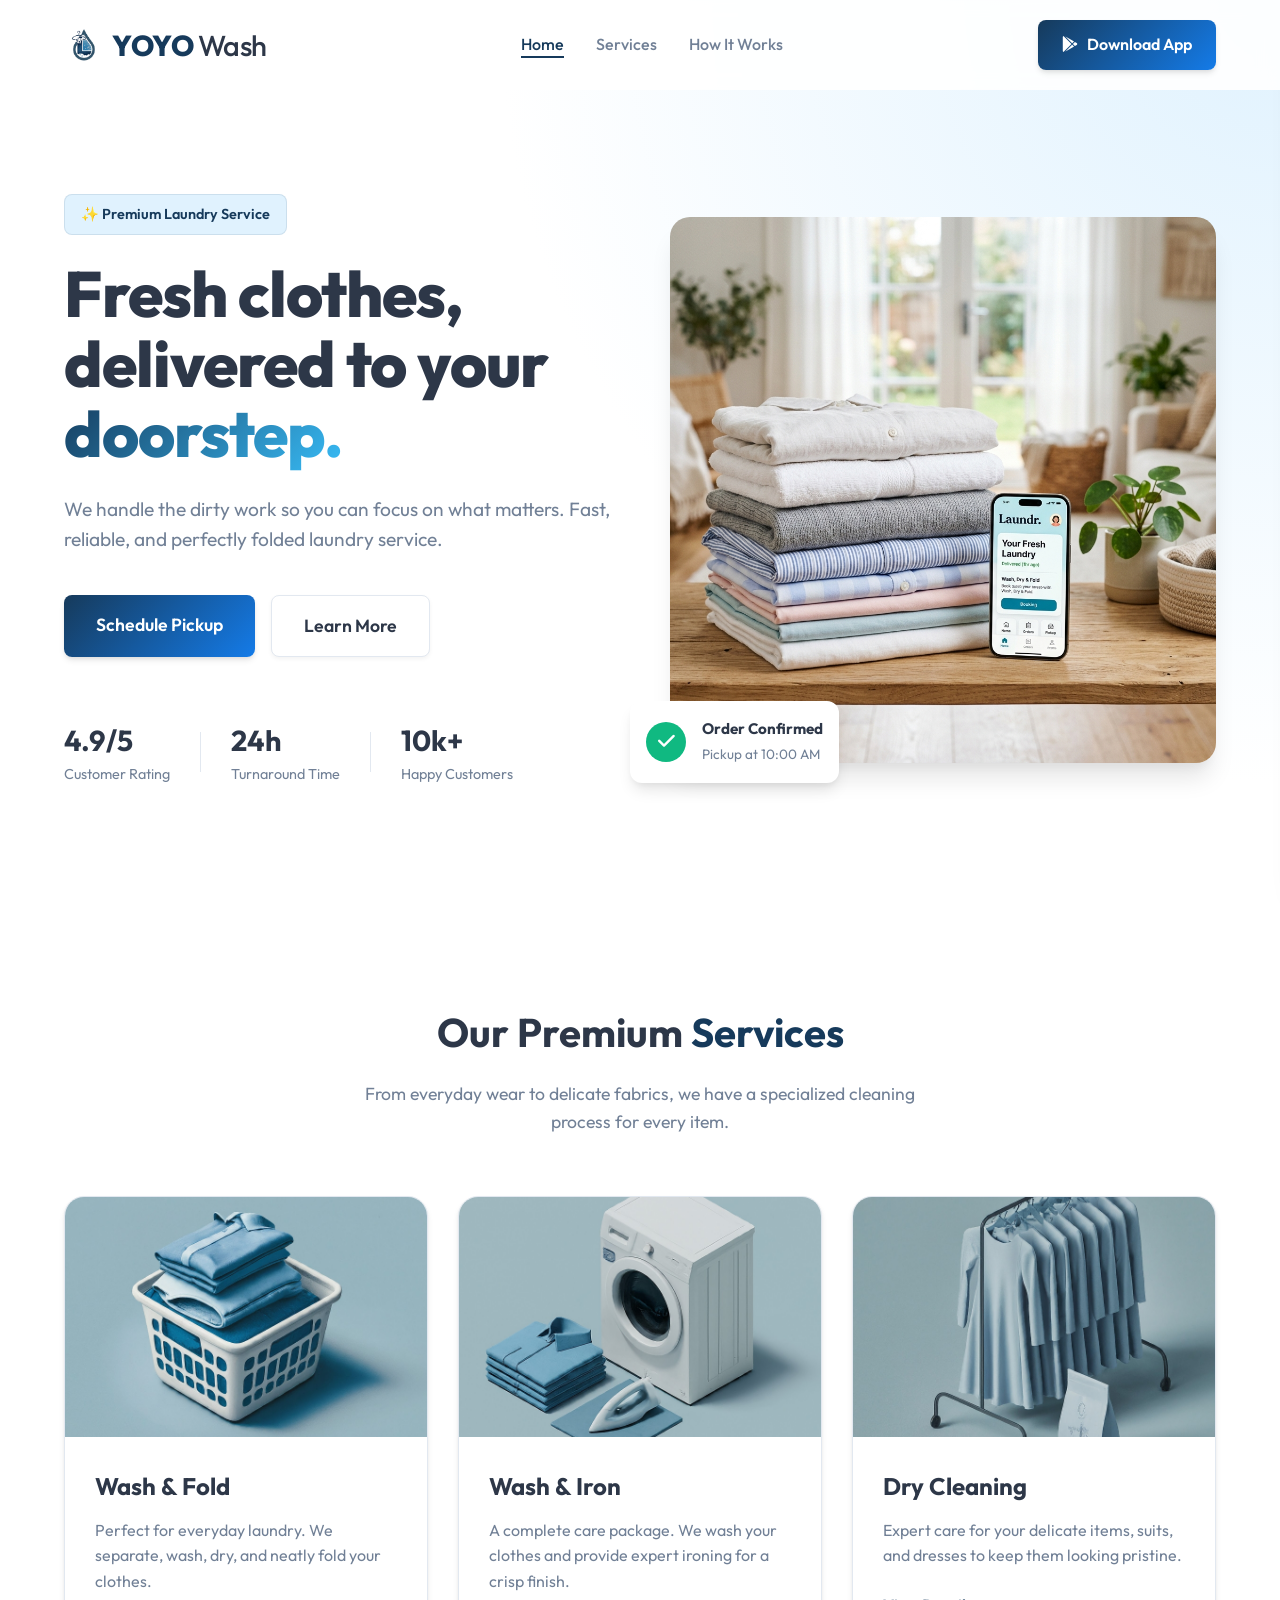
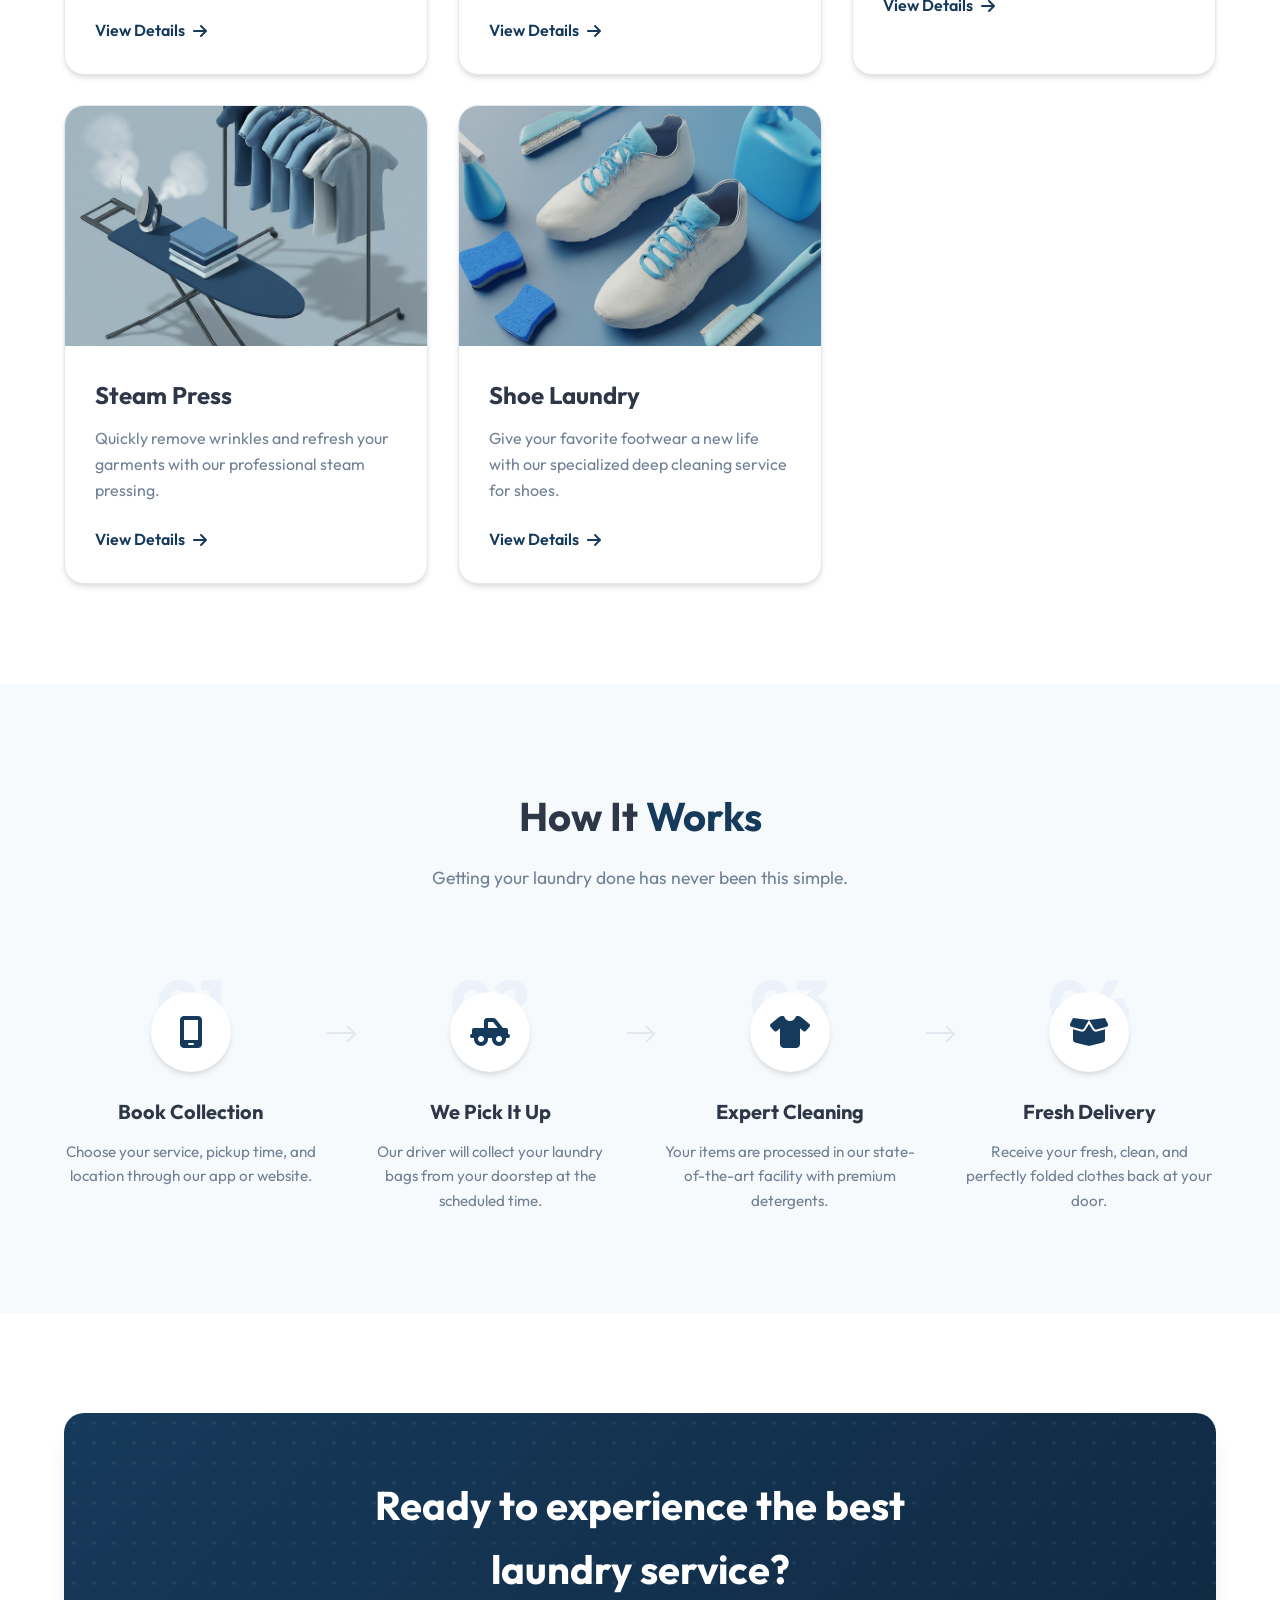
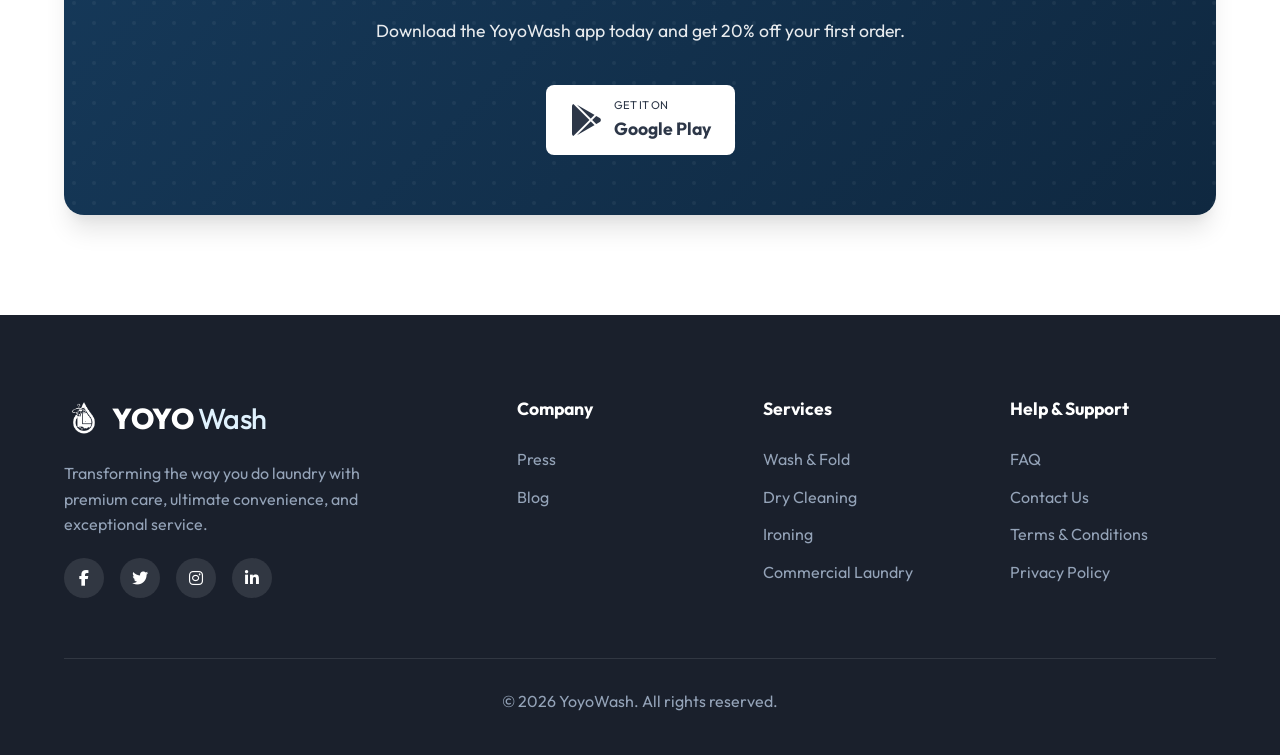
<file: index.html>
<!DOCTYPE html>
<html lang="en">
<head>
    <meta charset="UTF-8">
    <meta name="viewport" content="width=device-width, initial-scale=1.0">
    <title>YoyoWash | Premium Laundry & Dry Cleaning Services</title>
    <meta name="description" content="Experience premium laundry and dry cleaning services with YoyoWash. We pick up, clean, and deliver right to your door.">
    <!-- Google Fonts -->
    <link rel="preconnect" href="https://fonts.googleapis.com">
    <link rel="preconnect" href="https://fonts.gstatic.com" crossorigin>
    <link href="https://fonts.googleapis.com/css2?family=Outfit:wght@300;400;500;600;700;800&display=swap" rel="stylesheet">
    <link rel="stylesheet" href="style.css">
    <link rel="icon" type="image/x-icon" href="assets/yoyowash_logo.png">
    <!-- FontAwesome for Icons -->
    <link rel="stylesheet" href="https://cdnjs.cloudflare.com/ajax/libs/font-awesome/6.4.0/css/all.min.css">
</head>
<body>

    <!-- Navigation -->
    <nav class="navbar">
        <div class="container nav-container">
            <a href="/" class="logo">
                <img src="assets/yoyowash_logo.png" alt="YOYO Wash Logo" style="height: 40px; width: auto; margin-right: 8px;">
                <span class="logo-text" style="color: var(--primary-color);">YOYO <span style="font-weight: 500; color: var(--text-dark);">Wash</span></span>
            </a>
            
            <ul class="nav-links">
                <li><a href="#home" class="active">Home</a></li>
                <li><a href="#services">Services</a></li>
                <li><a href="#how-it-works">How It Works</a></li>
            </ul>

            <div class="nav-actions">
                <a href="#" class="btn btn-primary">
                    <i class="fab fa-google-play" style="margin-right: 6px;"></i> Download App
                </a>
            </div>

            <!-- Mobile menu button -->
            <button class="mobile-menu-btn" id="hamburgerBtn">
                <i class="fas fa-bars"></i>
            </button>
        </div>
    </nav>

    <!-- Mobile Nav Backdrop -->
    <div id="menuBackdrop"></div>

    <!-- Mobile Nav Drawer -->
    <div id="mobileNav">
        <ul>
            <li><a href="#home">Home</a></li>
            <li><a href="#services">Services</a></li>
            <li><a href="#how-it-works">How It Works</a></li>
        </ul>
        <a href="#" class="btn btn-primary">
            <i class="fab fa-google-play" style="margin-right: 6px;"></i> Download App
        </a>
    </div>

    <!-- Hero Section -->
    <header id="home" class="hero">
        <div class="container hero-container">
            <div class="hero-content">
                <span class="badge">✨ Premium Laundry Service</span>
                <h1 class="hero-title">Fresh clothes, <br>delivered to your <span class="highlight-text">doorstep.</span></h1>
                <p class="hero-subtitle">We handle the dirty work so you can focus on what matters. Fast, reliable, and perfectly folded laundry service.</p>
                <div class="hero-buttons">
                    <a href="#services" class="btn btn-primary btn-large">Schedule Pickup</a>
                    <a href="#how-it-works" class="btn btn-secondary btn-large">Learn More</a>
                </div>
                
                <div class="hero-stats">
                    <div class="stat-item">
                        <span class="stat-number">4.9/5</span>
                        <span class="stat-label">Customer Rating</span>
                    </div>
                    <div class="stat-divider"></div>
                    <div class="stat-item">
                        <span class="stat-number">24h</span>
                        <span class="stat-label">Turnaround Time</span>
                    </div>
                    <div class="stat-divider"></div>
                    <div class="stat-item">
                        <span class="stat-number">10k+</span>
                        <span class="stat-label">Happy Customers</span>
                    </div>
                </div>
            </div>
            <div class="hero-image-wrapper">
                <div class="hero-image-backdrop"></div>
                <img src="assets/hero_laundry_1777022208082.png" alt="Clean folded clothes and app interface" class="hero-image">
                <div class="floating-card floating-card-1">
                    <div class="icon-circle"><i class="fas fa-check"></i></div>
                    <div>
                        <strong>Order Confirmed</strong>
                        <span>Pickup at 10:00 AM</span>
                    </div>
                </div>
            </div>
        </div>
    </header>

    <!-- Services Section -->
    <section id="services" class="services section">
        <div class="container">
            <div class="section-header">
                <h2>Our Premium <span class="highlight">Services</span></h2>
                <p>From everyday wear to delicate fabrics, we have a specialized cleaning process for every item.</p>
            </div>

            <div class="services-grid">
                <!-- Service 1 -->
                <div class="service-card">
                    <div class="service-image">
                        <img src="assets/wash_and_fold.jpg" alt="Wash & Fold">
                    </div>
                    <div class="service-content">
                        <h3>Wash & Fold</h3>
                        <p>Perfect for everyday laundry. We separate, wash, dry, and neatly fold your clothes.</p>
                        <a href="#" class="service-link">View Details <i class="fas fa-arrow-right"></i></a>
                    </div>
                </div>

                <!-- Service 2 -->
                <div class="service-card">
                    <div class="service-image">
                        <img src="assets/wash_and_iron.jpg" alt="Wash & Iron">
                    </div>
                    <div class="service-content">
                        <h3>Wash & Iron</h3>
                        <p>A complete care package. We wash your clothes and provide expert ironing for a crisp finish.</p>
                        <a href="#" class="service-link">View Details <i class="fas fa-arrow-right"></i></a>
                    </div>
                </div>

                <!-- Service 3 -->
                <div class="service-card">
                    <div class="service-image">
                        <img src="assets/Dry_Cleaning.jpg" alt="Dry Cleaning">
                    </div>
                    <div class="service-content">
                        <h3>Dry Cleaning</h3>
                        <p>Expert care for your delicate items, suits, and dresses to keep them looking pristine.</p>
                        <a href="#" class="service-link">View Details <i class="fas fa-arrow-right"></i></a>
                    </div>
                </div>

                <!-- Service 4 -->
                <div class="service-card">
                    <div class="service-image">
                        <img src="assets/steam_iron.jpg" alt="Steam Press">
                    </div>
                    <div class="service-content">
                        <h3>Steam Press</h3>
                        <p>Quickly remove wrinkles and refresh your garments with our professional steam pressing.</p>
                        <a href="#" class="service-link">View Details <i class="fas fa-arrow-right"></i></a>
                    </div>
                </div>

                <!-- Service 5 -->
                <div class="service-card">
                    <div class="service-image">
                        <img src="assets/shoe_cleaning.jpg" alt="Shoe Laundry">
                    </div>
                    <div class="service-content">
                        <h3>Shoe Laundry</h3>
                        <p>Give your favorite footwear a new life with our specialized deep cleaning service for shoes.</p>
                        <a href="#" class="service-link">View Details <i class="fas fa-arrow-right"></i></a>
                    </div>
                </div>
            </div>
        </div>
    </section>

    <!-- How It Works -->
    <section id="how-it-works" class="how-it-works section bg-light">
        <div class="container">
            <div class="section-header">
                <h2>How It <span class="highlight">Works</span></h2>
                <p>Getting your laundry done has never been this simple.</p>
            </div>

            <div class="steps-container">
                <div class="step-card">
                    <div class="step-number">01</div>
                    <div class="step-icon"><i class="fas fa-mobile-screen"></i></div>
                    <h3>Book Collection</h3>
                    <p>Choose your service, pickup time, and location through our app or website.</p>
                </div>
                
                <div class="step-connector"></div>

                <div class="step-card">
                    <div class="step-number">02</div>
                    <div class="step-icon"><i class="fas fa-truck-pickup"></i></div>
                    <h3>We Pick It Up</h3>
                    <p>Our driver will collect your laundry bags from your doorstep at the scheduled time.</p>
                </div>

                <div class="step-connector"></div>

                <div class="step-card">
                    <div class="step-number">03</div>
                    <div class="step-icon"><i class="fas fa-tshirt"></i></div>
                    <h3>Expert Cleaning</h3>
                    <p>Your items are processed in our state-of-the-art facility with premium detergents.</p>
                </div>

                <div class="step-connector"></div>

                <div class="step-card">
                    <div class="step-number">04</div>
                    <div class="step-icon"><i class="fas fa-box-open"></i></div>
                    <h3>Fresh Delivery</h3>
                    <p>Receive your fresh, clean, and perfectly folded clothes back at your door.</p>
                </div>
            </div>
        </div>
    </section>

    <!-- CTA Section -->
    <section class="cta section">
        <div class="container">
            <div class="cta-card">
                <div class="cta-content">
                    <h2>Ready to experience the best laundry service?</h2>
                    <p>Download the YoyoWash app today and get 20% off your first order.</p>
                    <div class="app-buttons">
                        <a href="#" class="app-btn">
                            <i class="fab fa-google-play"></i>
                            <div class="app-btn-text">
                                <span>GET IT ON</span>
                                <strong>Google Play</strong>
                            </div>
                        </a>
                    </div>
                </div>
            </div>
        </div>
    </section>

    <!-- Footer -->
    <footer class="footer">
        <div class="container">
            <div class="footer-grid">
                <div class="footer-brand">
                    <a href="/" class="logo">
                        <img src="assets/yoyowash_logo.png" alt="YOYO Wash Logo" style="height: 40px; width: auto; margin-right: 8px; filter: brightness(0) invert(1);">
                        <span class="logo-text" style="color: white;">YOYO <span style="font-weight: 500; color: #E0F2FE;">Wash</span></span>
                    </a>
                    <p>Transforming the way you do laundry with premium care, ultimate convenience, and exceptional service.</p>
                    <div class="social-links">
                        <a href="#"><i class="fab fa-facebook-f"></i></a>
                        <a href="#"><i class="fab fa-twitter"></i></a>
                        <a href="#"><i class="fab fa-instagram"></i></a>
                        <a href="#"><i class="fab fa-linkedin-in"></i></a>
                    </div>
                </div>

                <div class="footer-links-group">
                    <h4>Company</h4>
                    <ul class="footer-links">
                        
                        <li><a href="#">Press</a></li>
                        <li><a href="#">Blog</a></li>
                    </ul>
                </div>

                <div class="footer-links-group">
                    <h4>Services</h4>
                    <ul class="footer-links">
                        <li><a href="#">Wash & Fold</a></li>
                        <li><a href="#">Dry Cleaning</a></li>
                        <li><a href="#">Ironing</a></li>
                        <li><a href="#">Commercial Laundry</a></li>
                    </ul>
                </div>

                <div class="footer-links-group">
                    <h4>Help & Support</h4>
                    <ul class="footer-links">
                        <li><a href="#">FAQ</a></li>
                        <li><a href="#">Contact Us</a></li>
                        <li><a href="/terms">Terms & Conditions</a></li>
                        <li><a href="/privacy">Privacy Policy</a></li>
                    </ul>
                </div>
            </div>
            
            <div class="footer-bottom">
                <p>&copy; 2026 YoyoWash. All rights reserved.</p>
            </div>
        </div>
    </footer>

    <!-- Simple script for navbar scroll effect -->
    <script>
        window.addEventListener('scroll', () => {
            const navbar = document.querySelector('.navbar');
            if (window.scrollY > 50) {
                navbar.classList.add('scrolled');
            } else {
                navbar.classList.remove('scrolled');
            }
        });
    </script>
    <script>
document.addEventListener("DOMContentLoaded", function () {

  /* Smooth scroll for anchor links */
  document.querySelectorAll('a[href^="#"]').forEach(anchor => {
    anchor.addEventListener('click', function (e) {
      const targetId = this.getAttribute('href').substring(1);
      const targetEl = document.getElementById(targetId);
      if (targetEl) {
        e.preventDefault();
        const y = targetEl.getBoundingClientRect().top + window.pageYOffset - 80;
        window.scrollTo({ top: y, behavior: 'smooth' });
      }
    });
  });

  /* Mobile menu */
  const hamburgerBtn = document.getElementById("hamburgerBtn");
  const mobileNav = document.getElementById("mobileNav");
  const backdrop = document.getElementById("menuBackdrop");

  if (hamburgerBtn && mobileNav && backdrop) {
    const icon = hamburgerBtn.querySelector('i');
    hamburgerBtn.addEventListener("click", () => {
      const isOpen = mobileNav.classList.toggle("show");
      backdrop.classList.toggle("show");
      icon.className = isOpen ? "fas fa-times" : "fas fa-bars";
    });
    backdrop.addEventListener("click", () => {
      mobileNav.classList.remove("show");
      backdrop.classList.remove("show");
      icon.className = "fas fa-bars";
    });
    mobileNav.querySelectorAll('a').forEach(link => {
      link.addEventListener('click', () => {
        mobileNav.classList.remove("show");
        backdrop.classList.remove("show");
        icon.className = "fas fa-bars";
      });
    });
  }

});
</script>
</body>
</html>
</file>
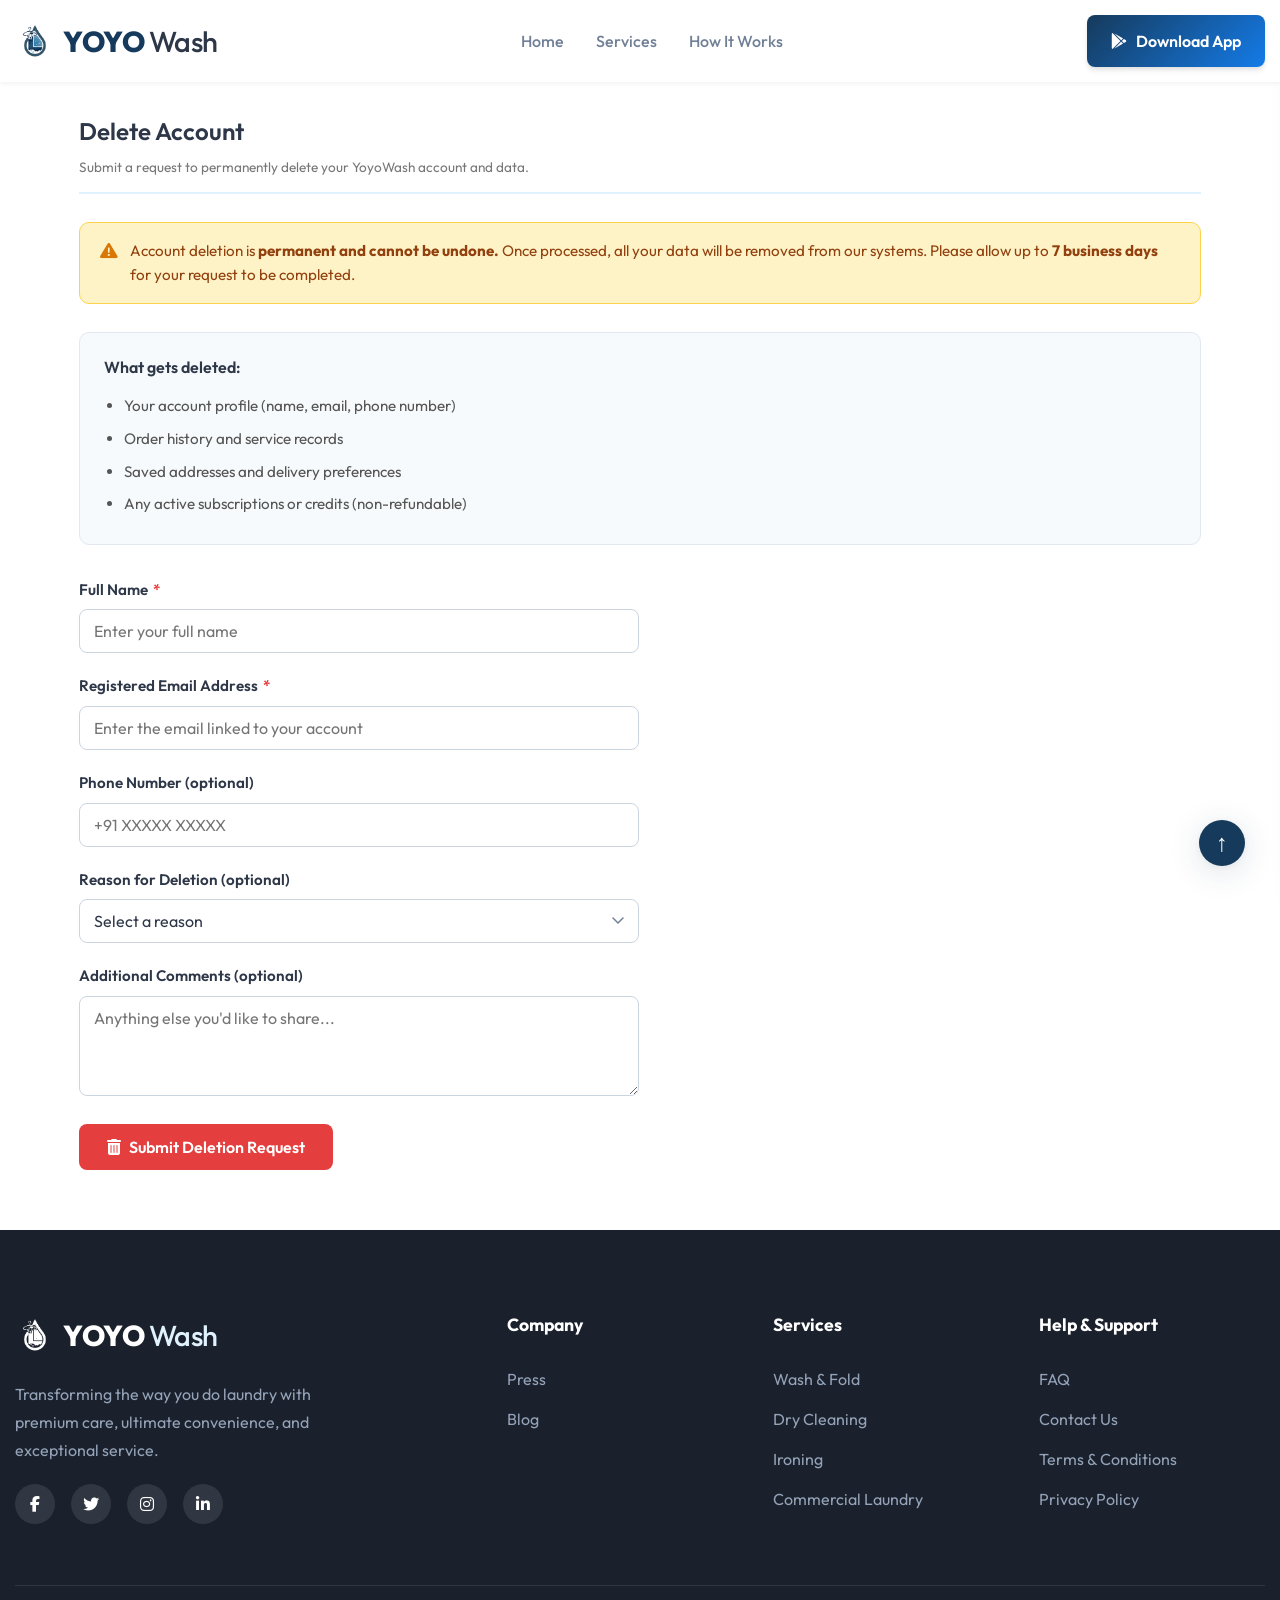
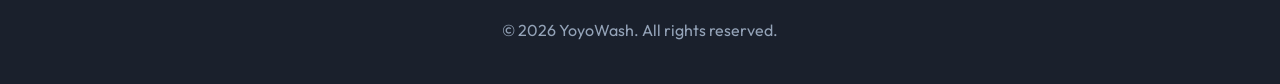
<file: delete/index.html>
<!DOCTYPE html>
<html lang="en">
<head>
  <meta charset="UTF-8" />
  <meta name="viewport" content="width=device-width, initial-scale=1" />
  <title>YoyoWash | Delete Account</title>
  <meta name="robots" content="noindex, nofollow">
  <link rel="preconnect" href="https://fonts.googleapis.com" />
  <link rel="preconnect" href="https://fonts.gstatic.com" crossorigin />
  <link href="https://fonts.googleapis.com/css2?family=Outfit:wght@300;400;500;600;700;800&display=swap" rel="stylesheet">
  <link rel="stylesheet" href="../style.css">
  <link rel="stylesheet" href="https://cdnjs.cloudflare.com/ajax/libs/font-awesome/6.4.0/css/all.min.css">
  <style>
    :root {
      --primary: #163A5B;
      --secondary: #F59E0B;
      --dark: #2D3748;
      --shadow: 0 6px 32px 0 rgba(22, 58, 91, 0.15), 0 1.5px 8px 0 rgba(22, 58, 91, 0.05);
    }
    html { scroll-behavior: smooth; }
    body {
      margin: 0;
      font-family: var(--font-family, "Outfit", sans-serif);
      background: #fff;
      color: var(--dark);
      min-height: 100vh;
      line-height: 1.75;
    }
    .container {
      width: 100%;
      max-width: 1350px;
      margin: auto;
      padding: 0 15px;
      box-sizing: border-box;
    }
    main { padding: 10px 5vw 60px; }

    .page-header {
      display: flex;
      flex-direction: column;
      align-items: flex-start;
      border-bottom: 2px solid #E0F2FE;
      padding-bottom: 12px;
      margin-bottom: 28px;
    }
    .page-title {
      font-size: 1.5rem;
      font-weight: 600;
      color: var(--text-dark);
    }
    .page-subtitle {
      font-size: 0.85rem;
      color: #777;
      margin-top: 4px;
    }

    .info-box {
      background: #FEF3C7;
      border: 1px solid #FCD34D;
      border-radius: 10px;
      padding: 16px 20px;
      margin-bottom: 28px;
      display: flex;
      gap: 12px;
      align-items: flex-start;
    }
    .info-box i {
      color: #D97706;
      font-size: 1.1rem;
      margin-top: 3px;
      flex-shrink: 0;
    }
    .info-box p {
      margin: 0;
      font-size: 0.95rem;
      color: #92400E;
      line-height: 1.6;
    }

    .data-list {
      background: #F7FAFC;
      border: 1px solid #E2E8F0;
      border-radius: 10px;
      padding: 20px 24px;
      margin-bottom: 32px;
    }
    .data-list h3 {
      font-size: 1rem;
      font-weight: 600;
      color: var(--dark);
      margin: 0 0 12px;
    }
    .data-list ul {
      list-style: disc;
      padding-left: 20px;
      margin: 0;
    }
    .data-list ul li {
      font-size: 0.95rem;
      color: #555;
      margin-bottom: 6px;
    }

    .delete-form {
      max-width: 560px;
    }
    .form-group {
      margin-bottom: 20px;
    }
    .form-group label {
      display: block;
      font-weight: 600;
      font-size: 0.95rem;
      color: var(--dark);
      margin-bottom: 6px;
    }
    .form-group label .required {
      color: #E53E3E;
      margin-left: 2px;
    }
    .form-group input,
    .form-group select,
    .form-group textarea {
      width: 100%;
      padding: 11px 14px;
      border: 1px solid #CBD5E0;
      border-radius: 8px;
      font-family: var(--font-family, "Outfit", sans-serif);
      font-size: 1rem;
      color: var(--dark);
      background: #fff;
      box-sizing: border-box;
      transition: border-color 0.2s;
      outline: none;
      -webkit-appearance: none;
    }
    .form-group input:focus,
    .form-group select:focus,
    .form-group textarea:focus {
      border-color: var(--primary);
      box-shadow: 0 0 0 3px rgba(22, 58, 91, 0.08);
    }
    .form-group textarea {
      resize: vertical;
      min-height: 100px;
    }
    .form-group select {
      background-image: url("data:image/svg+xml,%3Csvg xmlns='http://www.w3.org/2000/svg' width='12' height='8' viewBox='0 0 12 8'%3E%3Cpath d='M1 1l5 5 5-5' stroke='%23718096' stroke-width='1.5' fill='none' stroke-linecap='round'/%3E%3C/svg%3E");
      background-repeat: no-repeat;
      background-position: right 14px center;
      padding-right: 36px;
      cursor: pointer;
    }

    .submit-btn {
      display: inline-flex;
      align-items: center;
      gap: 8px;
      background: #E53E3E;
      color: white;
      border: none;
      padding: 13px 28px;
      border-radius: 8px;
      font-size: 1rem;
      font-weight: 600;
      font-family: var(--font-family, "Outfit", sans-serif);
      cursor: pointer;
      transition: background 0.2s, transform 0.15s;
    }
    .submit-btn:hover {
      background: #C53030;
      transform: translateY(-1px);
    }

    .success-message {
      display: none;
      background: #F0FFF4;
      border: 1px solid #9AE6B4;
      border-radius: 10px;
      padding: 20px 24px;
      margin-top: 24px;
      color: #276749;
      font-size: 0.95rem;
    }
    .success-message i {
      margin-right: 8px;
      color: #38A169;
    }

    /* Back to top */
    .back-to-top {
      position: fixed;
      bottom: 34px;
      right: 35px;
      background: var(--primary);
      color: #fff;
      border: none;
      border-radius: 50%;
      width: 46px;
      height: 46px;
      box-shadow: var(--shadow);
      cursor: pointer;
      z-index: 1001;
      font-size: 1.5rem;
      display: flex;
      align-items: center;
      justify-content: center;
      transition: transform 0.15s;
      user-select: none;
    }
    .back-to-top:hover { transform: translateY(-3px) scale(1.06); }

    @media (max-width: 600px) {
      .delete-form { max-width: 100%; }
      .data-list { padding: 16px; }
    }
  </style>
</head>
<body style="padding-top: 100px;">

  <!-- Navigation -->
  <nav class="navbar scrolled">
    <div class="container nav-container">
      <a href="/" class="logo">
        <img src="../assets/yoyowash_logo.png" alt="YOYO Wash Logo" style="height: 40px; width: auto; margin-right: 8px;">
        <span class="logo-text" style="color: var(--primary-color);">YOYO <span style="font-weight: 500; color: var(--text-dark);">Wash</span></span>
      </a>

      <ul class="nav-links">
        <li><a href="/">Home</a></li>
        <li><a href="/#services">Services</a></li>
        <li><a href="/#how-it-works">How It Works</a></li>
      </ul>

      <div class="nav-actions">
        <a href="#" class="btn btn-primary">
          <i class="fab fa-google-play" style="margin-right: 6px;"></i> Download App
        </a>
      </div>

      <button class="mobile-menu-btn" id="hamburgerBtn">
        <i class="fas fa-bars"></i>
      </button>
    </div>
  </nav>

  <div id="menuBackdrop"></div>
  <div id="mobileNav">
    <ul>
      <li><a href="/">Home</a></li>
      <li><a href="/#services">Services</a></li>
      <li><a href="/#how-it-works">How It Works</a></li>
    </ul>
    <a href="#" class="btn btn-primary">
      <i class="fab fa-google-play" style="margin-right: 6px;"></i> Download App
    </a>
  </div>

  <div class="container">
    <main>
      <div class="page-header">
        <span class="page-title">Delete Account</span>
        <span class="page-subtitle">Submit a request to permanently delete your YoyoWash account and data.</span>
      </div>

      <div class="info-box">
        <i class="fas fa-triangle-exclamation"></i>
        <p>
          Account deletion is <strong>permanent and cannot be undone.</strong> Once processed, all your data will be removed from our systems. Please allow up to <strong>7 business days</strong> for your request to be completed.
        </p>
      </div>

      <div class="data-list">
        <h3>What gets deleted:</h3>
        <ul>
          <li>Your account profile (name, email, phone number)</li>
          <li>Order history and service records</li>
          <li>Saved addresses and delivery preferences</li>
          <li>Any active subscriptions or credits (non-refundable)</li>
        </ul>
      </div>

      <form class="delete-form" id="deleteForm">
        <div class="form-group">
          <label for="fullName">Full Name <span class="required">*</span></label>
          <input type="text" id="fullName" name="fullName" placeholder="Enter your full name" required>
        </div>

        <div class="form-group">
          <label for="email">Registered Email Address <span class="required">*</span></label>
          <input type="email" id="email" name="email" placeholder="Enter the email linked to your account" required>
        </div>

        <div class="form-group">
          <label for="phone">Phone Number (optional)</label>
          <input type="tel" id="phone" name="phone" placeholder="+91 XXXXX XXXXX">
        </div>

        <div class="form-group">
          <label for="reason">Reason for Deletion (optional)</label>
          <select id="reason" name="reason">
            <option value="" disabled selected>Select a reason</option>
            <option value="No longer using the service">No longer using the service</option>
            <option value="Privacy concerns">Privacy concerns</option>
            <option value="Switching to another service">Switching to another service</option>
            <option value="Too many notifications">Too many notifications</option>
            <option value="Other">Other</option>
          </select>
        </div>

        <div class="form-group">
          <label for="message">Additional Comments (optional)</label>
          <textarea id="message" name="message" placeholder="Anything else you'd like to share..."></textarea>
        </div>

        <button type="submit" class="submit-btn">
          <i class="fas fa-trash-can"></i> Submit Deletion Request
        </button>
      </form>

      <div class="success-message" id="successMsg">
        <i class="fas fa-circle-check"></i>
        <strong>Request sent!</strong> Your deletion request has been submitted. We'll process it within 7 business days and send a confirmation to your email.
      </div>
    </main>
  </div>

  <button class="back-to-top" onclick="window.scrollTo({top:0,behavior:'smooth'})" title="Back to top">↑</button>

  <!-- Footer -->
  <footer class="footer">
    <div class="container">
      <div class="footer-grid">
        <div class="footer-brand">
          <a href="/" class="logo">
            <img src="../assets/yoyowash_logo.png" alt="YOYO Wash Logo" style="height: 40px; width: auto; margin-right: 8px; filter: brightness(0) invert(1);">
            <span class="logo-text" style="color: white;">YOYO <span style="font-weight: 500; color: #E0F2FE;">Wash</span></span>
          </a>
          <p>Transforming the way you do laundry with premium care, ultimate convenience, and exceptional service.</p>
          <div class="social-links">
            <a href="#"><i class="fab fa-facebook-f"></i></a>
            <a href="#"><i class="fab fa-twitter"></i></a>
            <a href="#"><i class="fab fa-instagram"></i></a>
            <a href="#"><i class="fab fa-linkedin-in"></i></a>
          </div>
        </div>

        <div class="footer-links-group">
          <h4>Company</h4>
          <ul class="footer-links">
            <li><a href="#">Press</a></li>
            <li><a href="#">Blog</a></li>
          </ul>
        </div>

        <div class="footer-links-group">
          <h4>Services</h4>
          <ul class="footer-links">
            <li><a href="#">Wash &amp; Fold</a></li>
            <li><a href="#">Dry Cleaning</a></li>
            <li><a href="#">Ironing</a></li>
            <li><a href="#">Commercial Laundry</a></li>
          </ul>
        </div>

        <div class="footer-links-group">
          <h4>Help &amp; Support</h4>
          <ul class="footer-links">
            <li><a href="#">FAQ</a></li>
            <li><a href="#">Contact Us</a></li>
            <li><a href="/terms">Terms &amp; Conditions</a></li>
            <li><a href="/privacy">Privacy Policy</a></li>
          </ul>
        </div>
      </div>

      <div class="footer-bottom">
        <p>&copy; 2026 YoyoWash. All rights reserved.</p>
      </div>
    </div>
  </footer>

  <script>
    document.getElementById('deleteForm').addEventListener('submit', function (e) {
      e.preventDefault();

      const name    = document.getElementById('fullName').value.trim();
      const email   = document.getElementById('email').value.trim();
      const phone   = document.getElementById('phone').value.trim();
      const reason  = document.getElementById('reason').value;
      const message = document.getElementById('message').value.trim();

      const subject = encodeURIComponent('Account Deletion Request - YoyoWash');
      const body = encodeURIComponent(
        `Account Deletion Request\n\n` +
        `Name: ${name}\n` +
        `Email: ${email}\n` +
        (phone   ? `Phone: ${phone}\n`   : '') +
        (reason  ? `Reason: ${reason}\n` : '') +
        (message ? `\nComments:\n${message}\n` : '') +
        `\n---\nSubmitted via yoyowash.com/delete`
      );

      window.location.href = `mailto:contact@actimize.in?subject=${subject}&body=${body}`;

      document.getElementById('deleteForm').style.display = 'none';
      document.getElementById('successMsg').style.display = 'block';
    });

    /* Mobile menu */
    const hamburgerBtn = document.getElementById('hamburgerBtn');
    const mobileNav    = document.getElementById('mobileNav');
    const backdrop     = document.getElementById('menuBackdrop');
    if (hamburgerBtn && mobileNav && backdrop) {
      const icon = hamburgerBtn.querySelector('i');
      hamburgerBtn.addEventListener('click', () => {
        const isOpen = mobileNav.classList.toggle('show');
        backdrop.classList.toggle('show');
        icon.className = isOpen ? 'fas fa-times' : 'fas fa-bars';
      });
      backdrop.addEventListener('click', () => {
        mobileNav.classList.remove('show');
        backdrop.classList.remove('show');
        icon.className = 'fas fa-bars';
      });
      mobileNav.querySelectorAll('a').forEach(link => {
        link.addEventListener('click', () => {
          mobileNav.classList.remove('show');
          backdrop.classList.remove('show');
          icon.className = 'fas fa-bars';
        });
      });
    }
  </script>
</body>
</html>
</file>
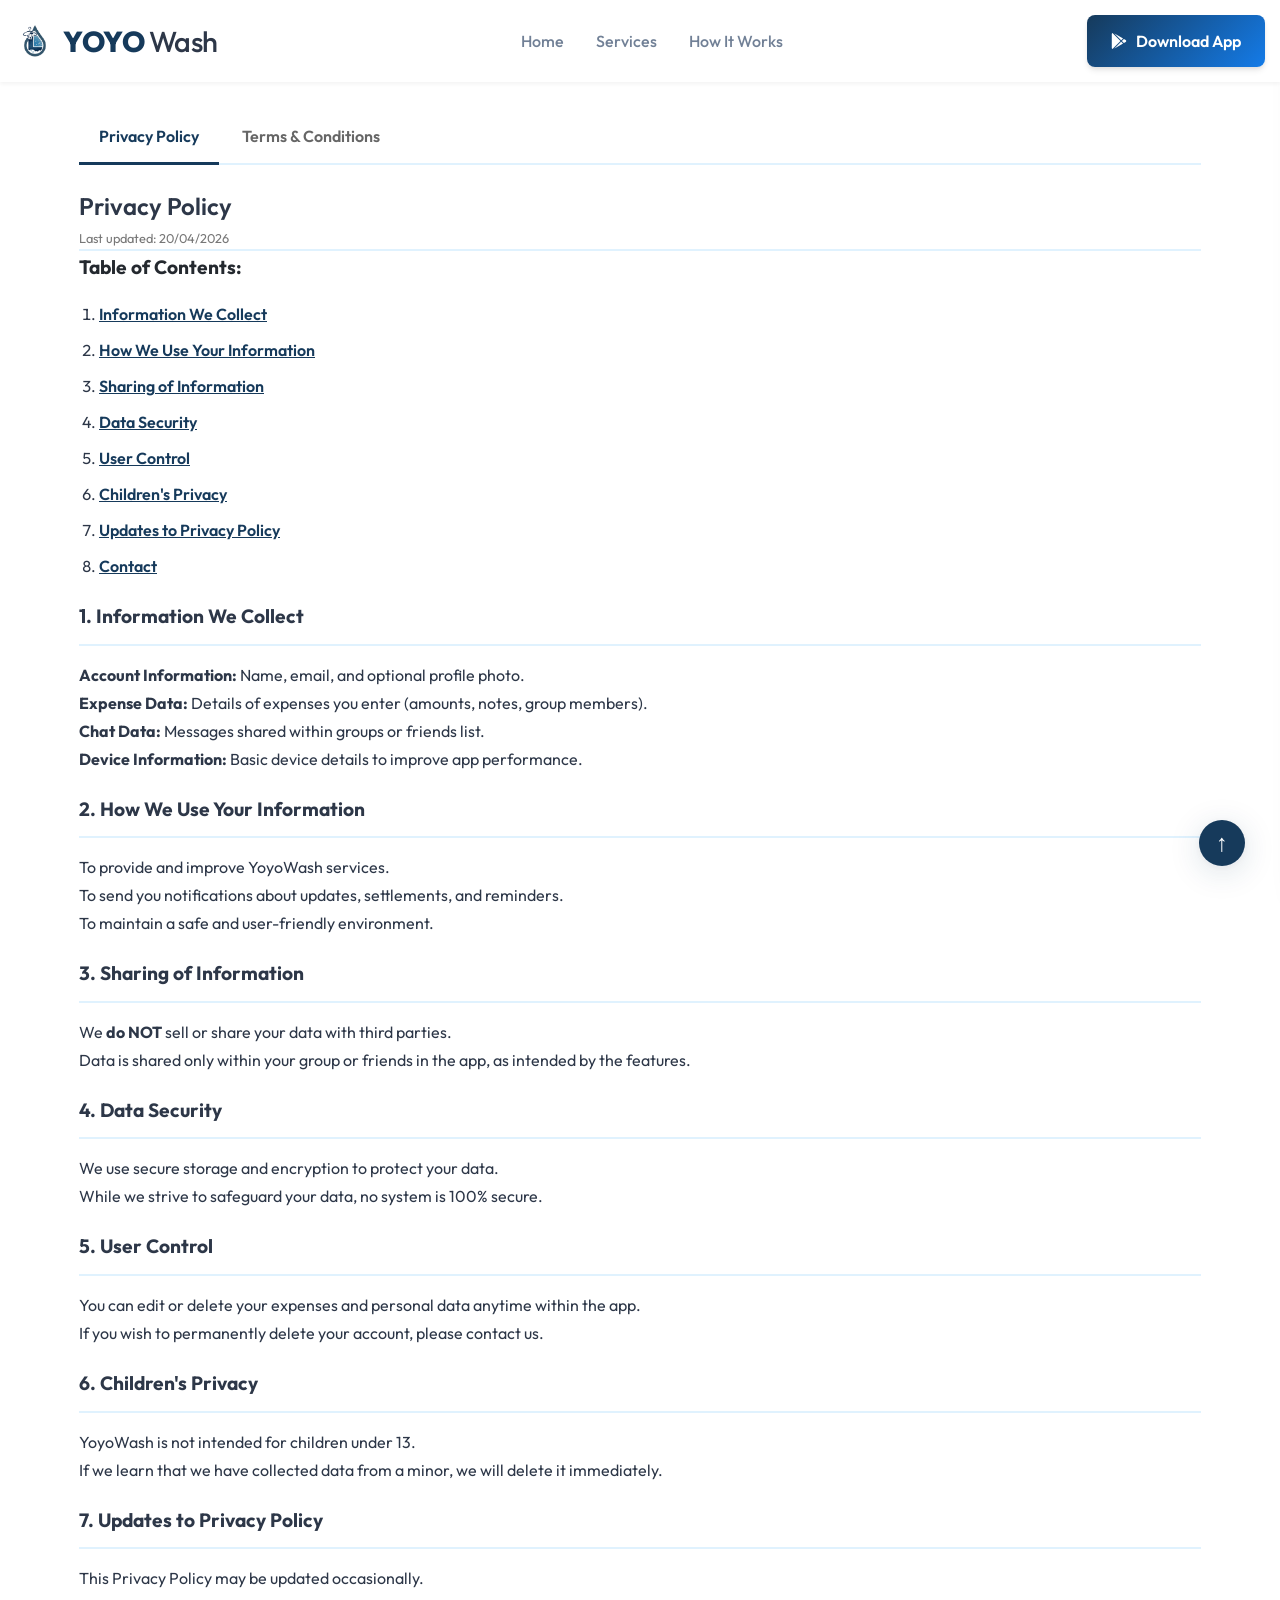
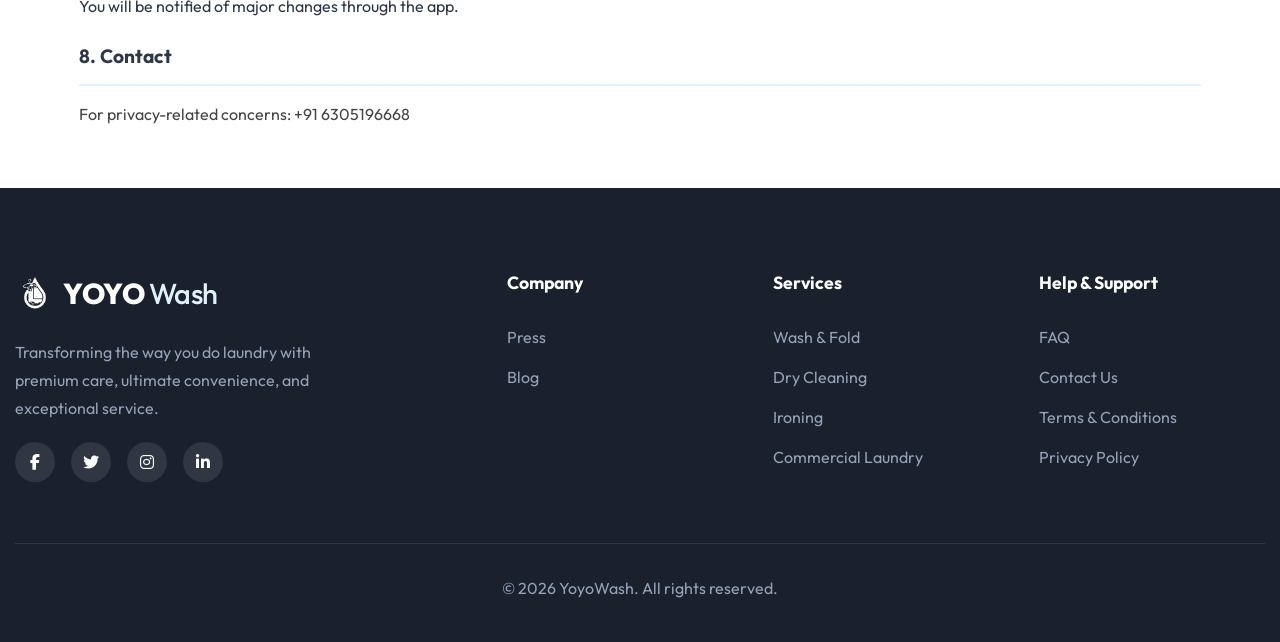
<file: privacy/index.html>
<!DOCTYPE html>
<html lang="en">
<head>
  <meta charset="UTF-8" />
  <meta name="viewport" content="width=device-width, initial-scale=1" />
  <title>Privacy Policy</title>
  <link rel="preconnect" href="https://fonts.googleapis.com" />
  <link rel="preconnect" href="https://fonts.gstatic.com" crossorigin />
  <link href="https://fonts.googleapis.com/css2?family=Outfit:wght@300;400;500;600;700;800&display=swap" rel="stylesheet">
  <link href="https://fonts.googleapis.com/css2?family=Manrope:wght@400;700&display=swap" rel="stylesheet" />
  <link rel="stylesheet" href="../style.css">
  <link rel="stylesheet" href="https://cdnjs.cloudflare.com/ajax/libs/font-awesome/6.4.0/css/all.min.css">
  <style>
    :root {
      --primary: #163A5B;
      --secondary: #F59E0B;
      --dark: #2D3748;
      --shadow: 0 6px 32px 0 rgba(22, 58, 91, 0.15), 0 1.5px 8px 0 rgba(22, 58, 91, 0.05);
      --gradient2: linear-gradient(180deg, #163A5B 0%, #0F2840 100%);
    }
    html { scroll-behavior: smooth; }
    body {
      margin: 0;
      font-family: var(--font-family, "Outfit", sans-serif);
      background: #fff;
      color: var(--dark);
      min-height: 100vh;
      line-height: 1.75;
    }
    .container {
      width: 100%;
      max-width: 1350px;
      margin: auto;
      padding: 0 15px;
      box-sizing: border-box;
    }
    main { padding: 10px 5vw 40px; }

    /* Tabs */
    .tabs { border-bottom: 2px solid #E0F2FE; margin-bottom: 20px; }
    .tab-btn {
      background: none;
      border: none;
      border-bottom: 3px solid transparent;
      padding: 12px 20px;
      font-size: 1rem;
      font-weight: 600;
      color: #666;
      cursor: pointer;
      text-decoration: none;
      display: inline-block;
      transition: color 0.2s;
      user-select: none;
      margin-bottom: -2px;
    }
    .tab-btn.active {
      color: var(--primary);
      border-bottom: 3px solid var(--primary);
    }
    .tab-btn:hover { color: var(--secondary); }

    @media (max-width: 600px) {
      .tabs { display: flex; margin-bottom: 10px; }
      .tab-btn { font-size: 14px; padding: 10px 14px; }
    }

    /* Content */
    .terms-header {
      display: flex;
      flex-direction: column;
      align-items: flex-start;
      border-bottom: 2px solid #E0F2FE;
    }
    .terms-title { font-size: 1.5rem; font-weight: 600; color: var(--text-dark); }
    .last-updated { font-size: 0.8rem; color: #777; }

    .table-of-contents h3 { font-size: 1.2rem; margin-bottom: 15px; color: #24292f; }
    .table-of-contents ol { list-style-type: decimal; padding-left: 20px; margin: 0; }
    .table-of-contents li { margin: 8px 0; }
    .table-of-contents a { color: var(--primary); text-decoration: underline; font-weight: 600; }
    .table-of-contents a:hover { color: var(--secondary); }

    .section { margin: 20px 0; padding: 0 !important; }
    .section h2 {
      font-size: 1.2rem;
      font-weight: bold;
      color: var(--text-dark);
      margin-bottom: 15px;
      border-bottom: 2px solid #E0F2FE;
      padding-bottom: 10px;
    }
    .section p { line-height: 1.7; color: #444; margin: 15px 0; }

    /* Back to top */
    .back-to-top {
      position: fixed;
      bottom: 34px;
      right: 35px;
      background: var(--primary);
      color: #fff;
      border: none;
      border-radius: 50%;
      width: 46px;
      height: 46px;
      box-shadow: var(--shadow);
      cursor: pointer;
      z-index: 1001;
      font-size: 1.5rem;
      display: flex;
      align-items: center;
      justify-content: center;
      transition: transform 0.15s;
      user-select: none;
    }
    .back-to-top:hover {
      transform: translateY(-3px) scale(1.06);
      box-shadow: 0 5px 22px 0 rgba(243, 94, 176, 0.18);
    }
  </style>
</head>
<body style="padding-top: 100px;">
  <!-- Navigation -->
  <nav class="navbar scrolled">
      <div class="container nav-container">
          <a href="/" class="logo">
              <img src="../assets/yoyowash_logo.png" alt="YOYO Wash Logo" style="height: 40px; width: auto; margin-right: 8px;">
              <span class="logo-text" style="color: var(--primary-color);">YOYO <span style="font-weight: 500; color: var(--text-dark);">Wash</span></span>
          </a>

          <ul class="nav-links">
              <li><a href="/">Home</a></li>
              <li><a href="/#services">Services</a></li>
              <li><a href="/#how-it-works">How It Works</a></li>
          </ul>

          <div class="nav-actions">
              <a href="#" class="btn btn-primary">
                  <i class="fab fa-google-play" style="margin-right: 6px;"></i> Download App
              </a>
          </div>

          <button class="mobile-menu-btn" id="hamburgerBtn">
              <i class="fas fa-bars"></i>
          </button>
      </div>
  </nav>

  <div id="menuBackdrop"></div>
  <div id="mobileNav">
      <ul>
          <li><a href="/">Home</a></li>
          <li><a href="/#services">Services</a></li>
          <li><a href="/#how-it-works">How It Works</a></li>
      </ul>
      <a href="#" class="btn btn-primary">
          <i class="fab fa-google-play" style="margin-right: 6px;"></i> Download App
      </a>
  </div>

  <div class="container">
  <main>
    <div class="tabs">
      <a href="/privacy" class="tab-btn active">Privacy Policy</a>
      <a href="/terms" class="tab-btn">Terms &amp; Conditions</a>
    </div>

    <div class="terms-header">
      <span class="terms-title">Privacy Policy</span>
      <span class="last-updated">Last updated: 20/04/2026</span>
    </div>

    <div class="table-of-contents">
      <h3>Table of Contents:</h3>
      <ol>
        <li><a href="#intro">Information We Collect</a></li>
        <li><a href="#accept">How We Use Your Information</a></li>
        <li><a href="#user">Sharing of Information</a></li>
        <li><a href="#use">Data Security</a></li>
        <li><a href="#intellectual">User Control</a></li>
        <li><a href="#termination">Children's Privacy</a></li>
        <li><a href="#limitation">Updates to Privacy Policy</a></li>
        <li><a href="#third-party">Contact</a></li>
      </ol>
    </div>

    <div class="section" id="intro">
      <h2>1. Information We Collect</h2>
      <ul>
        <li><strong>Account Information:</strong> Name, email, and optional profile photo.</li>
        <li><strong>Expense Data:</strong> Details of expenses you enter (amounts, notes, group members).</li>
        <li><strong>Chat Data:</strong> Messages shared within groups or friends list.</li>
        <li><strong>Device Information:</strong> Basic device details to improve app performance.</li>
      </ul>
    </div>

    <div class="section" id="accept">
      <h2>2. How We Use Your Information</h2>
      <ul>
        <li>To provide and improve YoyoWash services.</li>
        <li>To send you notifications about updates, settlements, and reminders.</li>
        <li>To maintain a safe and user-friendly environment.</li>
      </ul>
    </div>

    <div class="section" id="user">
      <h2>3. Sharing of Information</h2>
      <ul>
        <li>We <strong>do NOT</strong> sell or share your data with third parties.</li>
        <li>Data is shared only within your group or friends in the app, as intended by the features.</li>
      </ul>
    </div>

    <div class="section" id="use">
      <h2>4. Data Security</h2>
      <ul>
        <li>We use secure storage and encryption to protect your data.</li>
        <li>While we strive to safeguard your data, no system is 100% secure.</li>
      </ul>
    </div>

    <div class="section" id="intellectual">
      <h2>5. User Control</h2>
      <ul>
        <li>You can edit or delete your expenses and personal data anytime within the app.</li>
        <li>If you wish to permanently delete your account, please contact us.</li>
      </ul>
    </div>

    <div class="section" id="termination">
      <h2>6. Children's Privacy</h2>
      <ul>
        <li>YoyoWash is not intended for children under 13.</li>
        <li>If we learn that we have collected data from a minor, we will delete it immediately.</li>
      </ul>
    </div>

    <div class="section" id="limitation">
      <h2>7. Updates to Privacy Policy</h2>
      <ul>
        <li>This Privacy Policy may be updated occasionally.</li>
        <li>You will be notified of major changes through the app.</li>
      </ul>
    </div>

    <div class="section" id="third-party">
      <h2>8. Contact</h2>
      <p>For privacy-related concerns: +91 6305196668</p>
    </div>
  </main>
  </div>

  <button class="back-to-top" onclick="window.scrollTo({top:0,behavior:'smooth'})" title="Back to top">↑</button>

  <!-- Footer -->
  <footer class="footer">
      <div class="container">
          <div class="footer-grid">
              <div class="footer-brand">
                  <a href="/" class="logo">
                      <img src="../assets/yoyowash_logo.png" alt="YOYO Wash Logo" style="height: 40px; width: auto; margin-right: 8px; filter: brightness(0) invert(1);">
                      <span class="logo-text" style="color: white;">YOYO <span style="font-weight: 500; color: #E0F2FE;">Wash</span></span>
                  </a>
                  <p>Transforming the way you do laundry with premium care, ultimate convenience, and exceptional service.</p>
                  <div class="social-links">
                      <a href="#"><i class="fab fa-facebook-f"></i></a>
                      <a href="#"><i class="fab fa-twitter"></i></a>
                      <a href="#"><i class="fab fa-instagram"></i></a>
                      <a href="#"><i class="fab fa-linkedin-in"></i></a>
                  </div>
              </div>

              <div class="footer-links-group">
                  <h4>Company</h4>
                  <ul class="footer-links">
                      <li><a href="#">Press</a></li>
                      <li><a href="#">Blog</a></li>
                  </ul>
              </div>

              <div class="footer-links-group">
                  <h4>Services</h4>
                  <ul class="footer-links">
                      <li><a href="#">Wash &amp; Fold</a></li>
                      <li><a href="#">Dry Cleaning</a></li>
                      <li><a href="#">Ironing</a></li>
                      <li><a href="#">Commercial Laundry</a></li>
                  </ul>
              </div>

              <div class="footer-links-group">
                  <h4>Help &amp; Support</h4>
                  <ul class="footer-links">
                      <li><a href="#">FAQ</a></li>
                      <li><a href="#">Contact Us</a></li>
                      <li><a href="/terms">Terms &amp; Conditions</a></li>
                      <li><a href="/privacy">Privacy Policy</a></li>
                  </ul>
              </div>
          </div>

          <div class="footer-bottom">
              <p>&copy; 2026 YoyoWash. All rights reserved.</p>
          </div>
      </div>
  </footer>

  <script>
    history.replaceState(null, '', '/privacy');

    document.querySelectorAll('a[href^="#"]').forEach(anchor => {
      anchor.addEventListener('click', function (e) {
        const targetId = this.getAttribute('href').substring(1);
        const targetEl = document.getElementById(targetId);
        if (targetEl) {
          e.preventDefault();
          const y = targetEl.getBoundingClientRect().top + window.pageYOffset - 20;
          window.scrollTo({ top: y, behavior: 'smooth' });
        }
      });
    });

    const hamburgerBtn = document.getElementById('hamburgerBtn');
    const mobileNav = document.getElementById('mobileNav');
    const backdrop = document.getElementById('menuBackdrop');
    if (hamburgerBtn && mobileNav && backdrop) {
      const icon = hamburgerBtn.querySelector('i');
      hamburgerBtn.addEventListener('click', () => {
        const isOpen = mobileNav.classList.toggle('show');
        backdrop.classList.toggle('show');
        icon.className = isOpen ? 'fas fa-times' : 'fas fa-bars';
      });
      backdrop.addEventListener('click', () => {
        mobileNav.classList.remove('show');
        backdrop.classList.remove('show');
        icon.className = 'fas fa-bars';
      });
      mobileNav.querySelectorAll('a').forEach(link => {
        link.addEventListener('click', () => {
          mobileNav.classList.remove('show');
          backdrop.classList.remove('show');
          icon.className = 'fas fa-bars';
        });
      });
    }
  </script>
</body>
</html>
</file>
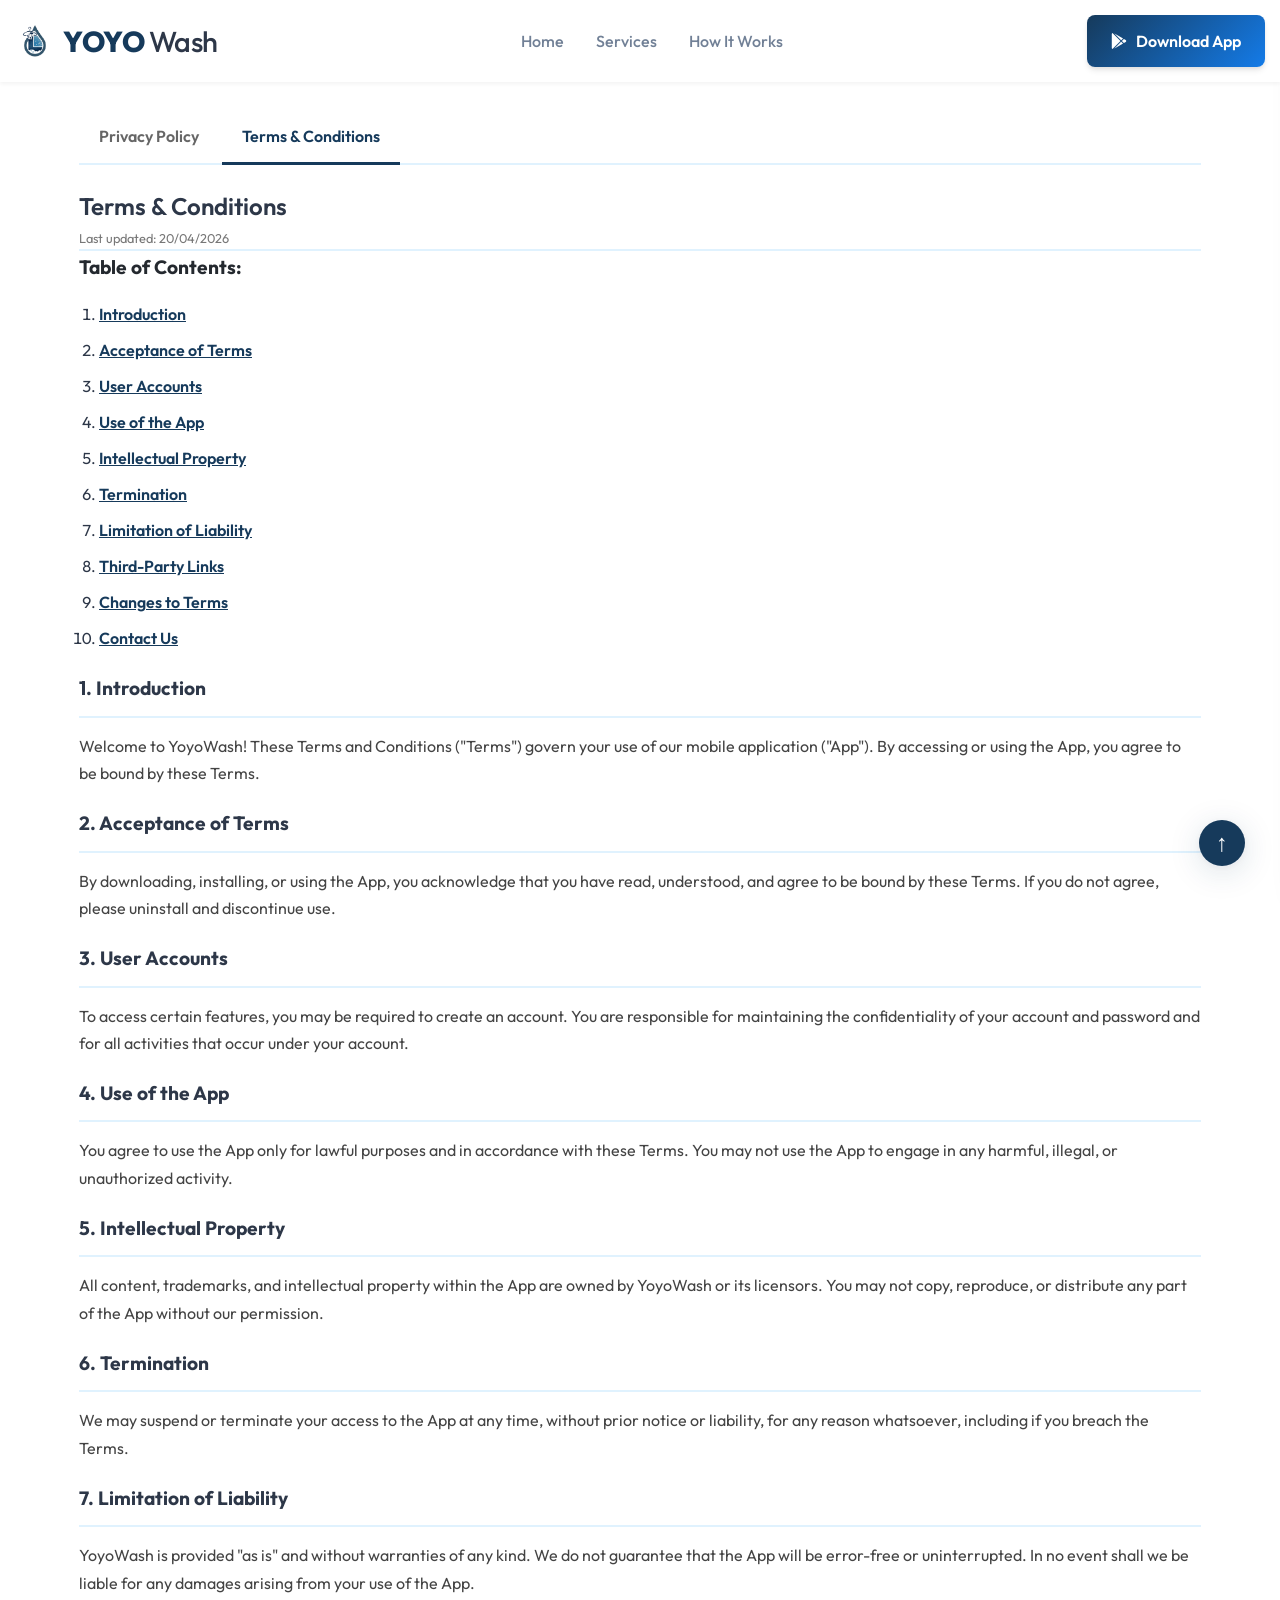
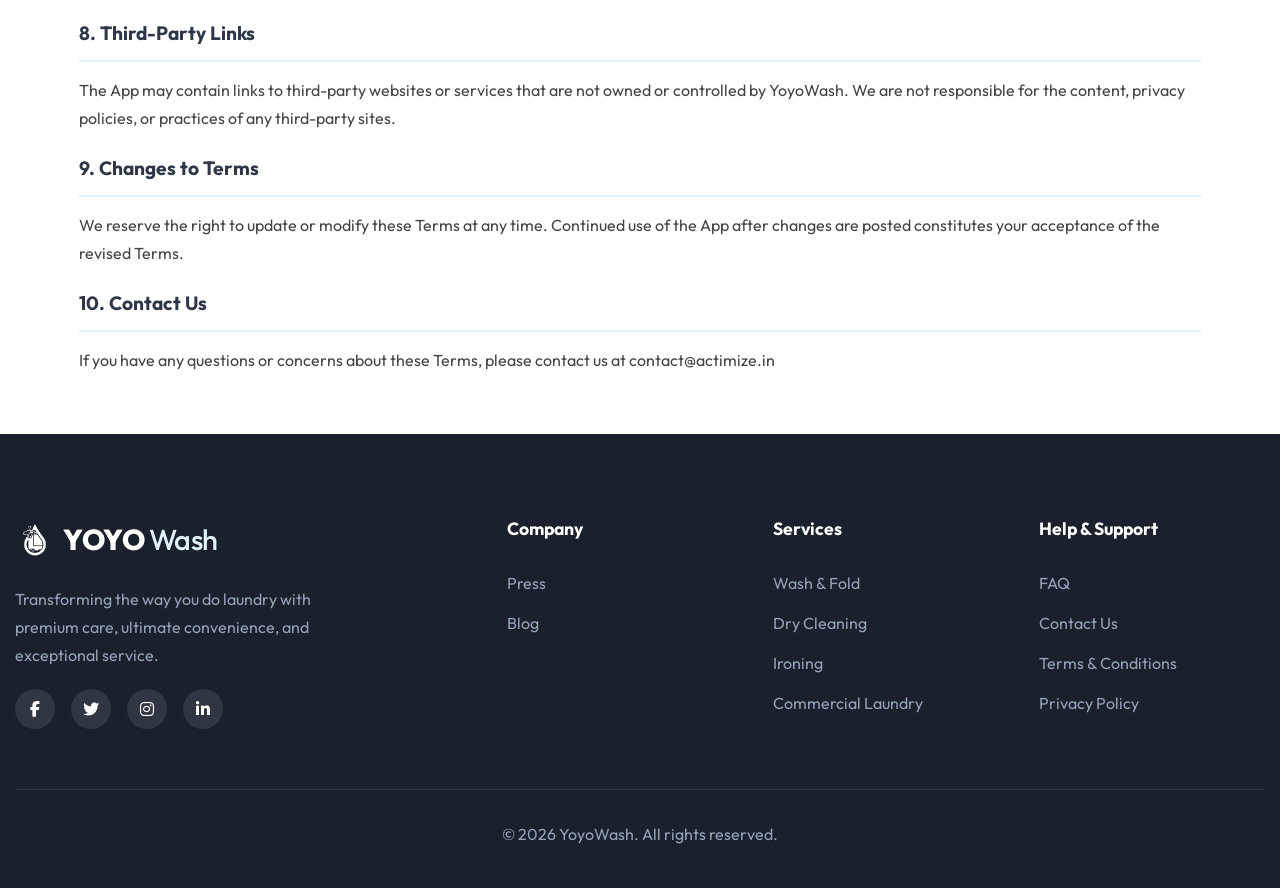
<file: terms/index.html>
<!DOCTYPE html>
<html lang="en">
<head>
  <meta charset="UTF-8" />
  <meta name="viewport" content="width=device-width, initial-scale=1" />
  <title>Terms &amp; Conditions</title>
  <link rel="preconnect" href="https://fonts.googleapis.com" />
  <link rel="preconnect" href="https://fonts.gstatic.com" crossorigin />
  <link href="https://fonts.googleapis.com/css2?family=Outfit:wght@300;400;500;600;700;800&display=swap" rel="stylesheet">
  <link href="https://fonts.googleapis.com/css2?family=Manrope:wght@400;700&display=swap" rel="stylesheet" />
  <link rel="stylesheet" href="../style.css">
  <link rel="stylesheet" href="https://cdnjs.cloudflare.com/ajax/libs/font-awesome/6.4.0/css/all.min.css">
  <style>
    :root {
      --primary: #163A5B;
      --secondary: #F59E0B;
      --dark: #2D3748;
      --shadow: 0 6px 32px 0 rgba(22, 58, 91, 0.15), 0 1.5px 8px 0 rgba(22, 58, 91, 0.05);
      --gradient2: linear-gradient(180deg, #163A5B 0%, #0F2840 100%);
    }
    html { scroll-behavior: smooth; }
    body {
      margin: 0;
      font-family: var(--font-family, "Outfit", sans-serif);
      background: #fff;
      color: var(--dark);
      min-height: 100vh;
      line-height: 1.75;
    }
    .container {
      width: 100%;
      max-width: 1350px;
      margin: auto;
      padding: 0 15px;
      box-sizing: border-box;
    }
    main { padding: 10px 5vw 40px; }

    /* Tabs */
    .tabs { border-bottom: 2px solid #E0F2FE; margin-bottom: 20px; }
    .tab-btn {
      background: none;
      border: none;
      border-bottom: 3px solid transparent;
      padding: 12px 20px;
      font-size: 1rem;
      font-weight: 600;
      color: #666;
      cursor: pointer;
      text-decoration: none;
      display: inline-block;
      transition: color 0.2s;
      user-select: none;
      margin-bottom: -2px;
    }
    .tab-btn.active {
      color: var(--primary);
      border-bottom: 3px solid var(--primary);
    }
    .tab-btn:hover { color: var(--secondary); }

    @media (max-width: 600px) {
      .tabs { display: flex; margin-bottom: 10px; }
      .tab-btn { font-size: 14px; padding: 10px 14px; }
    }

    /* Content */
    .terms-header {
      display: flex;
      flex-direction: column;
      align-items: flex-start;
      border-bottom: 2px solid #E0F2FE;
    }
    .terms-title { font-size: 1.5rem; font-weight: 600; color: var(--text-dark); }
    .last-updated { font-size: 0.8rem; color: #777; }

    .table-of-contents h3 { font-size: 1.2rem; margin-bottom: 15px; color: #24292f; }
    .table-of-contents ol { list-style-type: decimal; padding-left: 20px; margin: 0; }
    .table-of-contents li { margin: 8px 0; }
    .table-of-contents a { color: var(--primary); text-decoration: underline; font-weight: 600; }
    .table-of-contents a:hover { color: var(--secondary); }

    .section { margin: 20px 0; padding: 0 !important; }
    .section h2 {
      font-size: 1.2rem;
      font-weight: bold;
      color: var(--text-dark);
      margin-bottom: 15px;
      border-bottom: 2px solid #E0F2FE;
      padding-bottom: 10px;
    }
    .section p { line-height: 1.7; color: #444; margin: 15px 0; }

    /* Back to top */
    .back-to-top {
      position: fixed;
      bottom: 34px;
      right: 35px;
      background: var(--primary);
      color: #fff;
      border: none;
      border-radius: 50%;
      width: 46px;
      height: 46px;
      box-shadow: var(--shadow);
      cursor: pointer;
      z-index: 1001;
      font-size: 1.5rem;
      display: flex;
      align-items: center;
      justify-content: center;
      transition: transform 0.15s;
      user-select: none;
    }
    .back-to-top:hover {
      transform: translateY(-3px) scale(1.06);
      box-shadow: 0 5px 22px 0 rgba(243, 94, 176, 0.18);
    }
  </style>
</head>
<body style="padding-top: 100px;">
  <!-- Navigation -->
  <nav class="navbar scrolled">
      <div class="container nav-container">
          <a href="/" class="logo">
              <img src="../assets/yoyowash_logo.png" alt="YOYO Wash Logo" style="height: 40px; width: auto; margin-right: 8px;">
              <span class="logo-text" style="color: var(--primary-color);">YOYO <span style="font-weight: 500; color: var(--text-dark);">Wash</span></span>
          </a>

          <ul class="nav-links">
              <li><a href="/">Home</a></li>
              <li><a href="/#services">Services</a></li>
              <li><a href="/#how-it-works">How It Works</a></li>
          </ul>

          <div class="nav-actions">
              <a href="#" class="btn btn-primary">
                  <i class="fab fa-google-play" style="margin-right: 6px;"></i> Download App
              </a>
          </div>

          <button class="mobile-menu-btn" id="hamburgerBtn">
              <i class="fas fa-bars"></i>
          </button>
      </div>
  </nav>

  <div id="menuBackdrop"></div>
  <div id="mobileNav">
      <ul>
          <li><a href="/">Home</a></li>
          <li><a href="/#services">Services</a></li>
          <li><a href="/#how-it-works">How It Works</a></li>
      </ul>
      <a href="#" class="btn btn-primary">
          <i class="fab fa-google-play" style="margin-right: 6px;"></i> Download App
      </a>
  </div>

  <div class="container">
  <main>
    <div class="tabs">
      <a href="/privacy" class="tab-btn">Privacy Policy</a>
      <a href="/terms" class="tab-btn active">Terms &amp; Conditions</a>
    </div>

    <div class="terms-header">
      <span class="terms-title">Terms &amp; Conditions</span>
      <span class="last-updated">Last updated: 20/04/2026</span>
    </div>

    <div class="table-of-contents">
      <h3>Table of Contents:</h3>
      <ol>
        <li><a href="#introduction">Introduction</a></li>
        <li><a href="#acceptance">Acceptance of Terms</a></li>
        <li><a href="#user-accounts">User Accounts</a></li>
        <li><a href="#use-of-app">Use of the App</a></li>
        <li><a href="#intellectual-property">Intellectual Property</a></li>
        <li><a href="#termination">Termination</a></li>
        <li><a href="#limitation-liability">Limitation of Liability</a></li>
        <li><a href="#third-party-links">Third-Party Links</a></li>
        <li><a href="#changes-to-terms">Changes to Terms</a></li>
        <li><a href="#contact-us">Contact Us</a></li>
      </ol>
    </div>

    <div class="section" id="introduction">
      <h2>1. Introduction</h2>
      <p>Welcome to YoyoWash! These Terms and Conditions ("Terms") govern your use of our mobile application ("App"). By accessing or using the App, you agree to be bound by these Terms.</p>
    </div>

    <div class="section" id="acceptance">
      <h2>2. Acceptance of Terms</h2>
      <p>By downloading, installing, or using the App, you acknowledge that you have read, understood, and agree to be bound by these Terms. If you do not agree, please uninstall and discontinue use.</p>
    </div>

    <div class="section" id="user-accounts">
      <h2>3. User Accounts</h2>
      <p>To access certain features, you may be required to create an account. You are responsible for maintaining the confidentiality of your account and password and for all activities that occur under your account.</p>
    </div>

    <div class="section" id="use-of-app">
      <h2>4. Use of the App</h2>
      <p>You agree to use the App only for lawful purposes and in accordance with these Terms. You may not use the App to engage in any harmful, illegal, or unauthorized activity.</p>
    </div>

    <div class="section" id="intellectual-property">
      <h2>5. Intellectual Property</h2>
      <p>All content, trademarks, and intellectual property within the App are owned by YoyoWash or its licensors. You may not copy, reproduce, or distribute any part of the App without our permission.</p>
    </div>

    <div class="section" id="termination">
      <h2>6. Termination</h2>
      <p>We may suspend or terminate your access to the App at any time, without prior notice or liability, for any reason whatsoever, including if you breach the Terms.</p>
    </div>

    <div class="section" id="limitation-liability">
      <h2>7. Limitation of Liability</h2>
      <p>YoyoWash is provided "as is" and without warranties of any kind. We do not guarantee that the App will be error-free or uninterrupted. In no event shall we be liable for any damages arising from your use of the App.</p>
    </div>

    <div class="section" id="third-party-links">
      <h2>8. Third-Party Links</h2>
      <p>The App may contain links to third-party websites or services that are not owned or controlled by YoyoWash. We are not responsible for the content, privacy policies, or practices of any third-party sites.</p>
    </div>

    <div class="section" id="changes-to-terms">
      <h2>9. Changes to Terms</h2>
      <p>We reserve the right to update or modify these Terms at any time. Continued use of the App after changes are posted constitutes your acceptance of the revised Terms.</p>
    </div>

    <div class="section" id="contact-us">
      <h2>10. Contact Us</h2>
      <p>If you have any questions or concerns about these Terms, please contact us at <a href="mailto:contact@actimize.in">contact@actimize.in</a></p>
    </div>
  </main>
  </div>

  <button class="back-to-top" onclick="window.scrollTo({top:0,behavior:'smooth'})" title="Back to top">↑</button>

  <!-- Footer -->
  <footer class="footer">
      <div class="container">
          <div class="footer-grid">
              <div class="footer-brand">
                  <a href="/" class="logo">
                      <img src="../assets/yoyowash_logo.png" alt="YOYO Wash Logo" style="height: 40px; width: auto; margin-right: 8px; filter: brightness(0) invert(1);">
                      <span class="logo-text" style="color: white;">YOYO <span style="font-weight: 500; color: #E0F2FE;">Wash</span></span>
                  </a>
                  <p>Transforming the way you do laundry with premium care, ultimate convenience, and exceptional service.</p>
                  <div class="social-links">
                      <a href="#"><i class="fab fa-facebook-f"></i></a>
                      <a href="#"><i class="fab fa-twitter"></i></a>
                      <a href="#"><i class="fab fa-instagram"></i></a>
                      <a href="#"><i class="fab fa-linkedin-in"></i></a>
                  </div>
              </div>

              <div class="footer-links-group">
                  <h4>Company</h4>
                  <ul class="footer-links">
                      <li><a href="#">Press</a></li>
                      <li><a href="#">Blog</a></li>
                  </ul>
              </div>

              <div class="footer-links-group">
                  <h4>Services</h4>
                  <ul class="footer-links">
                      <li><a href="#">Wash &amp; Fold</a></li>
                      <li><a href="#">Dry Cleaning</a></li>
                      <li><a href="#">Ironing</a></li>
                      <li><a href="#">Commercial Laundry</a></li>
                  </ul>
              </div>

              <div class="footer-links-group">
                  <h4>Help &amp; Support</h4>
                  <ul class="footer-links">
                      <li><a href="#">FAQ</a></li>
                      <li><a href="#">Contact Us</a></li>
                      <li><a href="/terms">Terms &amp; Conditions</a></li>
                      <li><a href="/privacy">Privacy Policy</a></li>
                  </ul>
              </div>
          </div>

          <div class="footer-bottom">
              <p>&copy; 2026 YoyoWash. All rights reserved.</p>
          </div>
      </div>
  </footer>

  <script>
    history.replaceState(null, '', '/terms');

    document.querySelectorAll('a[href^="#"]').forEach(anchor => {
      anchor.addEventListener('click', function (e) {
        const targetId = this.getAttribute('href').substring(1);
        const targetEl = document.getElementById(targetId);
        if (targetEl) {
          e.preventDefault();
          const y = targetEl.getBoundingClientRect().top + window.pageYOffset - 20;
          window.scrollTo({ top: y, behavior: 'smooth' });
        }
      });
    });

    const hamburgerBtn = document.getElementById('hamburgerBtn');
    const mobileNav = document.getElementById('mobileNav');
    const backdrop = document.getElementById('menuBackdrop');
    if (hamburgerBtn && mobileNav && backdrop) {
      const icon = hamburgerBtn.querySelector('i');
      hamburgerBtn.addEventListener('click', () => {
        const isOpen = mobileNav.classList.toggle('show');
        backdrop.classList.toggle('show');
        icon.className = isOpen ? 'fas fa-times' : 'fas fa-bars';
      });
      backdrop.addEventListener('click', () => {
        mobileNav.classList.remove('show');
        backdrop.classList.remove('show');
        icon.className = 'fas fa-bars';
      });
      mobileNav.querySelectorAll('a').forEach(link => {
        link.addEventListener('click', () => {
          mobileNav.classList.remove('show');
          backdrop.classList.remove('show');
          icon.className = 'fas fa-bars';
        });
      });
    }
  </script>
</body>
</html>
</file>
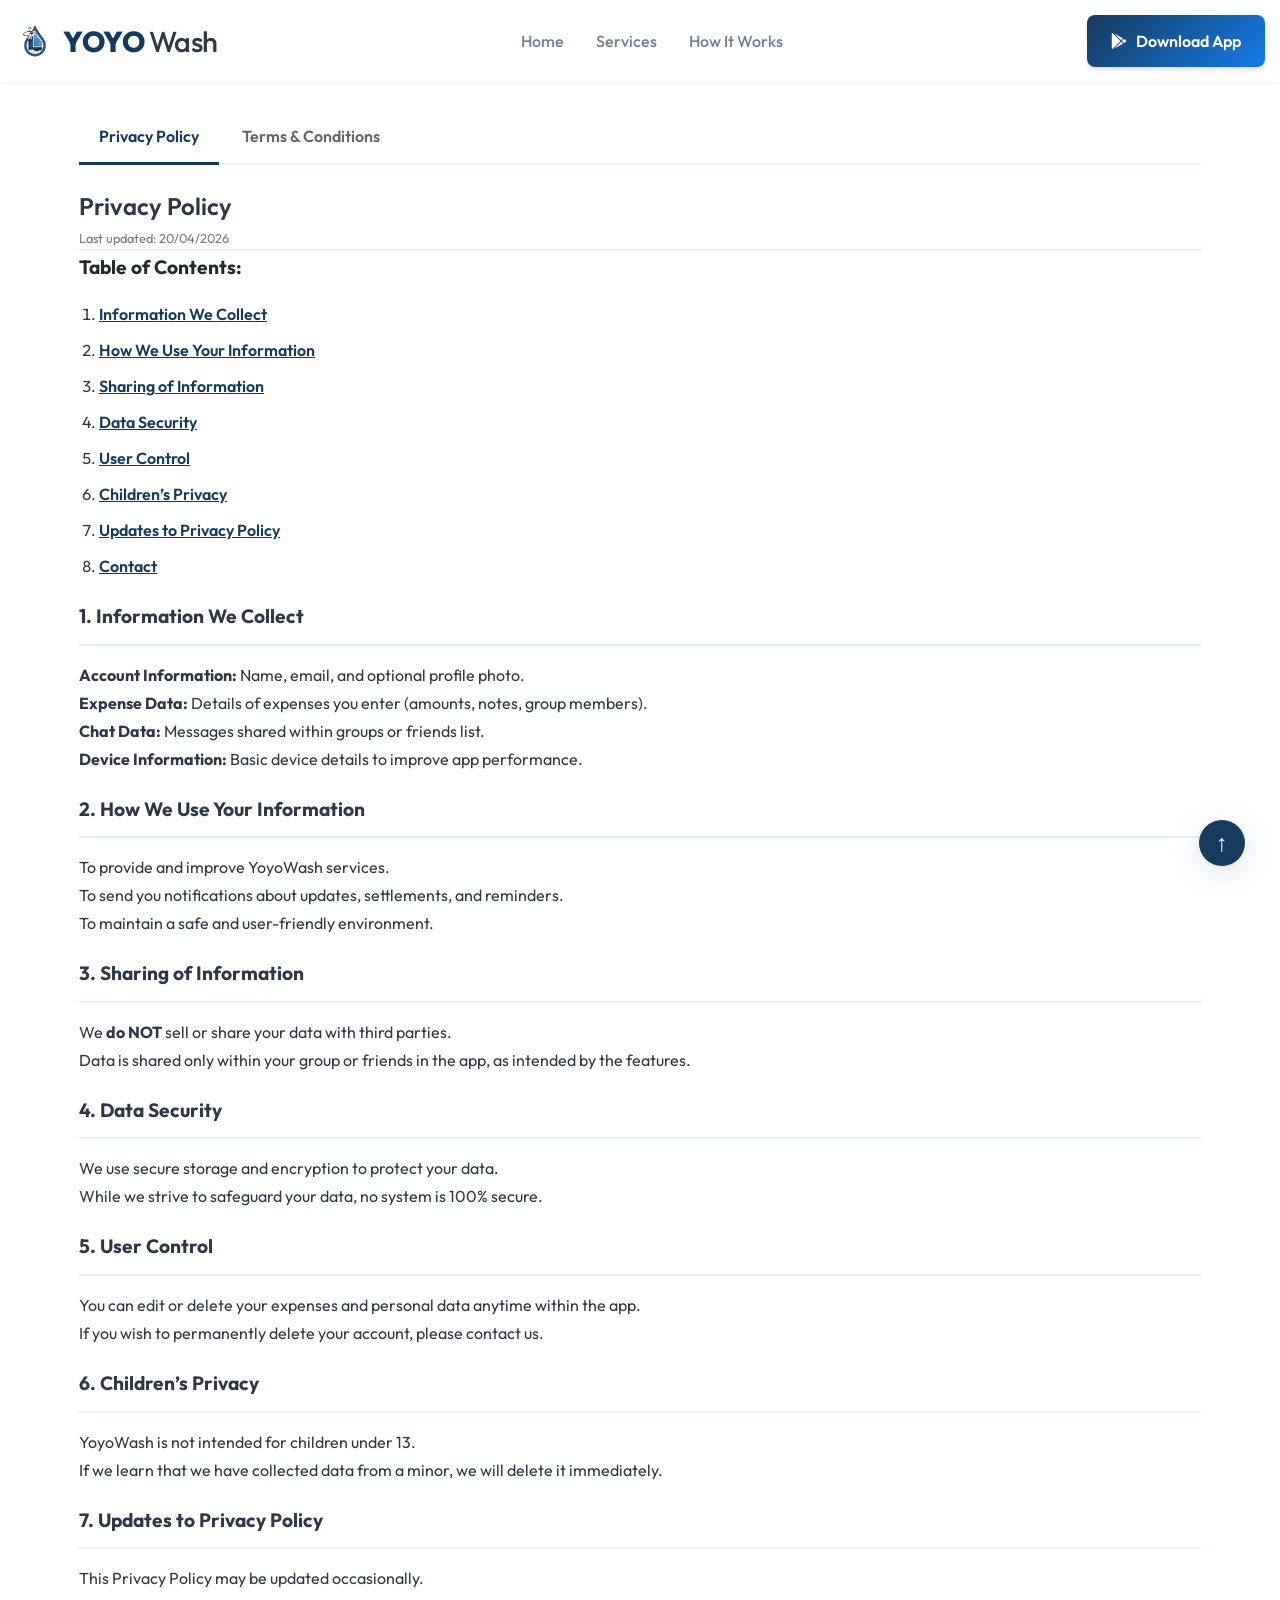
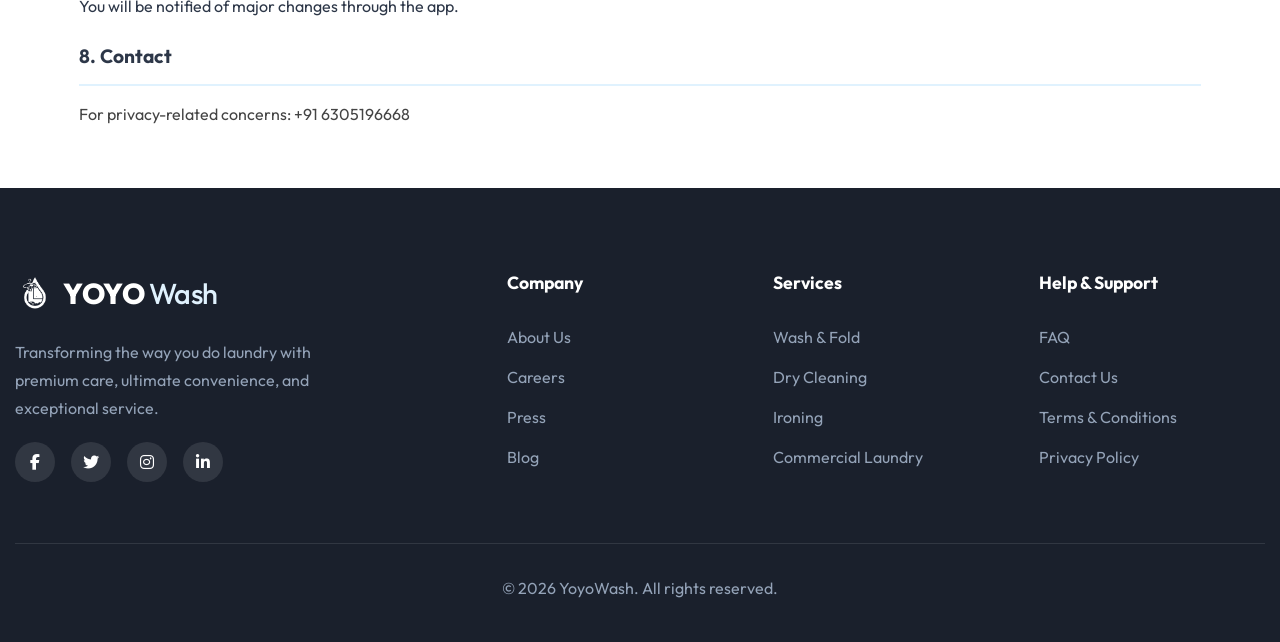
<file: privacy.html>
<!DOCTYPE html>
<html lang="en">
<head>
  <meta charset="UTF-8" />
  <meta name="viewport" content="width=device-width, initial-scale=1" />
  <title>Privacy Policy</title>
  <link rel="preconnect" href="https://fonts.googleapis.com" />
  <link rel="preconnect" href="https://fonts.gstatic.com" crossorigin />
  <link href="https://fonts.googleapis.com/css2?family=Outfit:wght@300;400;500;600;700;800&display=swap" rel="stylesheet">
  <link href="https://fonts.googleapis.com/css2?family=Manrope:wght@400;700&display=swap" rel="stylesheet" />
  <link rel="stylesheet" href="style.css">
  <link rel="stylesheet" href="https://cdnjs.cloudflare.com/ajax/libs/font-awesome/6.4.0/css/all.min.css">
  <style>
    :root {
      --primary: #163A5B;
      --secondary: #F59E0B;
      --dark: #2D3748;
      --shadow: 0 6px 32px 0 rgba(22, 58, 91, 0.15), 0 1.5px 8px 0 rgba(22, 58, 91, 0.05);
      --gradient2: linear-gradient(180deg, #163A5B 0%, #0F2840 100%);
    }
    html { scroll-behavior: smooth; }
    body {
      margin: 0;
      font-family: var(--font-family, "Outfit", sans-serif);
      background: #fff;
      color: var(--dark);
      min-height: 100vh;
      line-height: 1.75;
    }
    .container {
      width: 100%;
      max-width: 1350px;
      margin: auto;
      padding: 0 15px;
      box-sizing: border-box;
    }
    main { padding: 10px 5vw 40px; }

    /* Tabs */
    .tabs { border-bottom: 2px solid #E0F2FE; margin-bottom: 20px; }
    .tab-btn {
      background: none;
      border: none;
      border-bottom: 3px solid transparent;
      padding: 12px 20px;
      font-size: 1rem;
      font-weight: 600;
      color: #666;
      cursor: pointer;
      text-decoration: none;
      display: inline-block;
      transition: color 0.2s;
      user-select: none;
      margin-bottom: -2px;
    }
    .tab-btn.active {
      color: var(--primary);
      border-bottom: 3px solid var(--primary);
    }
    .tab-btn:hover { color: var(--secondary); }

    @media (max-width: 600px) {
      .tabs { display: flex; margin-bottom: 10px; }
      .tab-btn { font-size: 14px; padding: 10px 14px; }
    }

    /* Content */
    .terms-header {
      display: flex;
      flex-direction: column;
      align-items: flex-start;
      border-bottom: 2px solid #E0F2FE;
    }
    .terms-title { font-size: 1.5rem; font-weight: 600; color: var(--text-dark); }
    .last-updated { font-size: 0.8rem; color: #777; }

    .table-of-contents h3 { font-size: 1.2rem; margin-bottom: 15px; color: #24292f; }
    .table-of-contents ol { list-style-type: decimal; padding-left: 20px; margin: 0; }
    .table-of-contents li { margin: 8px 0; }
    .table-of-contents a { color: var(--primary); text-decoration: underline; font-weight: 600; }
    .table-of-contents a:hover { color: var(--secondary); }

    .section { margin: 20px 0; padding: 0 !important; }
    .section h2 {
      font-size: 1.2rem;
      font-weight: bold;
      color: var(--text-dark);
      margin-bottom: 15px;
      border-bottom: 2px solid #E0F2FE;
      padding-bottom: 10px;
    }
    .section p { line-height: 1.7; color: #444; margin: 15px 0; }

    /* Back to top */
    .back-to-top {
      position: fixed;
      bottom: 34px;
      right: 35px;
      background: var(--primary);
      color: #fff;
      border: none;
      border-radius: 50%;
      width: 46px;
      height: 46px;
      box-shadow: var(--shadow);
      cursor: pointer;
      z-index: 1001;
      font-size: 1.5rem;
      display: flex;
      align-items: center;
      justify-content: center;
      transition: transform 0.15s;
      user-select: none;
    }
    .back-to-top:hover {
      transform: translateY(-3px) scale(1.06);
      box-shadow: 0 5px 22px 0 rgba(243, 94, 176, 0.18);
    }
  </style>
</head>
<body style="padding-top: 100px;">
  <!-- Navigation -->
  <nav class="navbar scrolled">
      <div class="container nav-container">
          <a href="yoyowash.html" class="logo">
              <img src="assets/yoyowash_logo.png" alt="YOYO Wash Logo" style="height: 40px; width: auto; margin-right: 8px;">
              <span class="logo-text" style="color: var(--primary-color);">YOYO <span style="font-weight: 500; color: var(--text-dark);">Wash</span></span>
          </a>
          
          <ul class="nav-links">
              <li><a href="yoyowash.html">Home</a></li>
              <li><a href="yoyowash.html#services">Services</a></li>
              <li><a href="yoyowash.html#how-it-works">How It Works</a></li>
          </ul>

          <div class="nav-actions">
              <a href="#" class="btn btn-primary">
                  <i class="fab fa-google-play" style="margin-right: 6px;"></i> Download App
              </a>
          </div>

          <button class="mobile-menu-btn">
              <i class="fas fa-bars"></i>
          </button>
      </div>
  </nav>

  <div class="container">
  <main>
    <!-- Tab Navigation: Privacy is active, Terms links to /terms -->
    <div class="tabs">
      <a href="privacy.html" class="tab-btn active">Privacy Policy</a>
      <a href="terms.html" class="tab-btn">Terms &amp; Conditions</a>
    </div>

    <div class="terms-header">
      <span class="terms-title">Privacy Policy</span>
      <span class="last-updated">Last updated: 20/04/2026</span>
    </div>

    <div class="table-of-contents">
      <h3>Table of Contents:</h3>
      <ol>
        <li><a href="#intro">Information We Collect</a></li>
        <li><a href="#accept">How We Use Your Information</a></li>
        <li><a href="#user">Sharing of Information</a></li>
        <li><a href="#use">Data Security</a></li>
        <li><a href="#intellectual">User Control</a></li>
        <li><a href="#termination">Children’s Privacy</a></li>
        <li><a href="#limitation">Updates to Privacy Policy</a></li>
        <li><a href="#third-party">Contact</a></li>
      </ol>
    </div>

    <div class="section" id="intro">
      <h2>1. Information We Collect</h2>
      <ul>
        <li><strong>Account Information:</strong> Name, email, and optional profile photo.</li>
        <li><strong>Expense Data:</strong> Details of expenses you enter (amounts, notes, group members).</li>
        <li><strong>Chat Data:</strong> Messages shared within groups or friends list.</li>
        <li><strong>Device Information:</strong> Basic device details to improve app performance.</li>
      </ul>
    </div>

    <div class="section" id="accept">
      <h2>2. How We Use Your Information</h2>
      <ul>
        <li>To provide and improve YoyoWash services.</li>
        <li>To send you notifications about updates, settlements, and reminders.</li>
        <li>To maintain a safe and user-friendly environment.</li>
      </ul>
    </div>

    <div class="section" id="user">
      <h2>3. Sharing of Information</h2>
      <ul>
        <li>We <strong>do NOT</strong> sell or share your data with third parties.</li>
        <li>Data is shared only within your group or friends in the app, as intended by the features.</li>
      </ul>
    </div>

    <div class="section" id="use">
      <h2>4. Data Security</h2>
      <ul>
        <li>We use secure storage and encryption to protect your data.</li>
        <li>While we strive to safeguard your data, no system is 100% secure.</li>
      </ul>
    </div>

    <div class="section" id="intellectual">
      <h2>5. User Control</h2>
      <ul>
        <li>You can edit or delete your expenses and personal data anytime within the app.</li>
        <li>If you wish to permanently delete your account, please contact us.</li>
      </ul>
    </div>

    <div class="section" id="termination">
      <h2>6. Children’s Privacy</h2>
      <ul>
        <li>YoyoWash is not intended for children under 13.</li>
        <li>If we learn that we have collected data from a minor, we will delete it immediately.</li>
      </ul>
    </div>

    <div class="section" id="limitation">
      <h2>7. Updates to Privacy Policy</h2>
      <ul>
        <li>This Privacy Policy may be updated occasionally.</li>
        <li>You will be notified of major changes through the app.</li>
      </ul>
    </div>

    <div class="section" id="third-party">
      <h2>8. Contact</h2>
      <p>For privacy-related concerns: +91 6305196668</p>
    </div>
  </main>
  </div>

  <button class="back-to-top" onclick="window.scrollTo({top:0,behavior:'smooth'})" title="Back to top">↑</button>

  <!-- Footer -->
  <footer class="footer">
      <div class="container">
          <div class="footer-grid">
              <div class="footer-brand">
                  <a href="yoyowash.html" class="logo">
                      <img src="assets/yoyowash_logo.png" alt="YOYO Wash Logo" style="height: 40px; width: auto; margin-right: 8px; filter: brightness(0) invert(1);">
                      <span class="logo-text" style="color: white;">YOYO <span style="font-weight: 500; color: #E0F2FE;">Wash</span></span>
                  </a>
                  <p>Transforming the way you do laundry with premium care, ultimate convenience, and exceptional service.</p>
                  <div class="social-links">
                      <a href="#"><i class="fab fa-facebook-f"></i></a>
                      <a href="#"><i class="fab fa-twitter"></i></a>
                      <a href="#"><i class="fab fa-instagram"></i></a>
                      <a href="#"><i class="fab fa-linkedin-in"></i></a>
                  </div>
              </div>

              <div class="footer-links-group">
                  <h4>Company</h4>
                  <ul class="footer-links">
                      <li><a href="#">About Us</a></li>
                      <li><a href="#">Careers</a></li>
                      <li><a href="#">Press</a></li>
                      <li><a href="#">Blog</a></li>
                  </ul>
              </div>

              <div class="footer-links-group">
                  <h4>Services</h4>
                  <ul class="footer-links">
                      <li><a href="yoyowash.html#services">Wash & Fold</a></li>
                      <li><a href="yoyowash.html#services">Dry Cleaning</a></li>
                      <li><a href="yoyowash.html#services">Ironing</a></li>
                      <li><a href="#">Commercial Laundry</a></li>
                  </ul>
              </div>

              <div class="footer-links-group">
                  <h4>Help & Support</h4>
                  <ul class="footer-links">
                      <li><a href="#">FAQ</a></li>
                      <li><a href="#">Contact Us</a></li>
                      <li><a href="terms.html">Terms & Conditions</a></li>
                      <li><a href="privacy.html">Privacy Policy</a></li>
                  </ul>
              </div>
          </div>
          
          <div class="footer-bottom">
              <p>&copy; 2026 YoyoWash. All rights reserved.</p>
          </div>
      </div>
  </footer>

  <script>
    // Smooth scroll for TOC anchor links
    document.querySelectorAll('a[href^="#"]').forEach(anchor => {
      anchor.addEventListener('click', function (e) {
        const targetId = this.getAttribute('href').substring(1);
        const targetEl = document.getElementById(targetId);
        if (targetEl) {
          e.preventDefault();
          const y = targetEl.getBoundingClientRect().top + window.pageYOffset - 20;
          window.scrollTo({ top: y, behavior: 'smooth' });
        }
      });
    });
  </script>
</body>
</html>
</file>
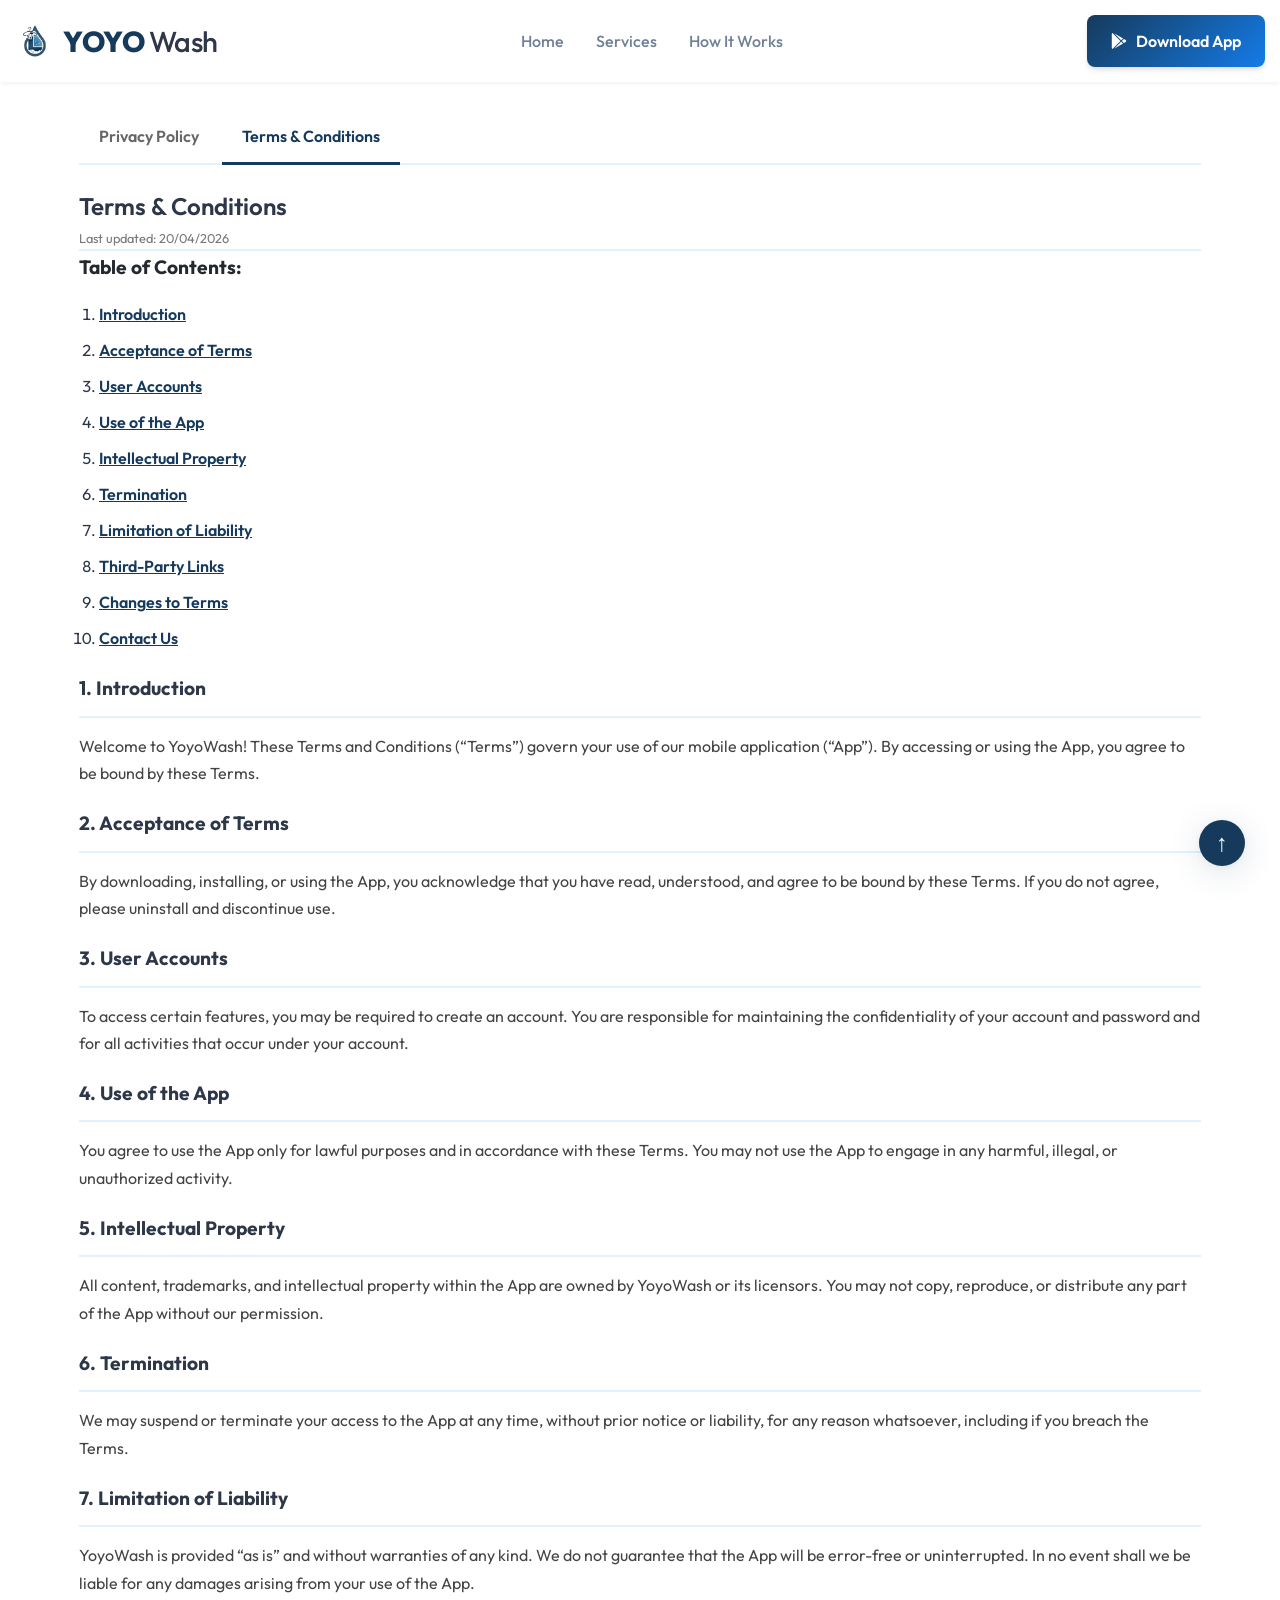
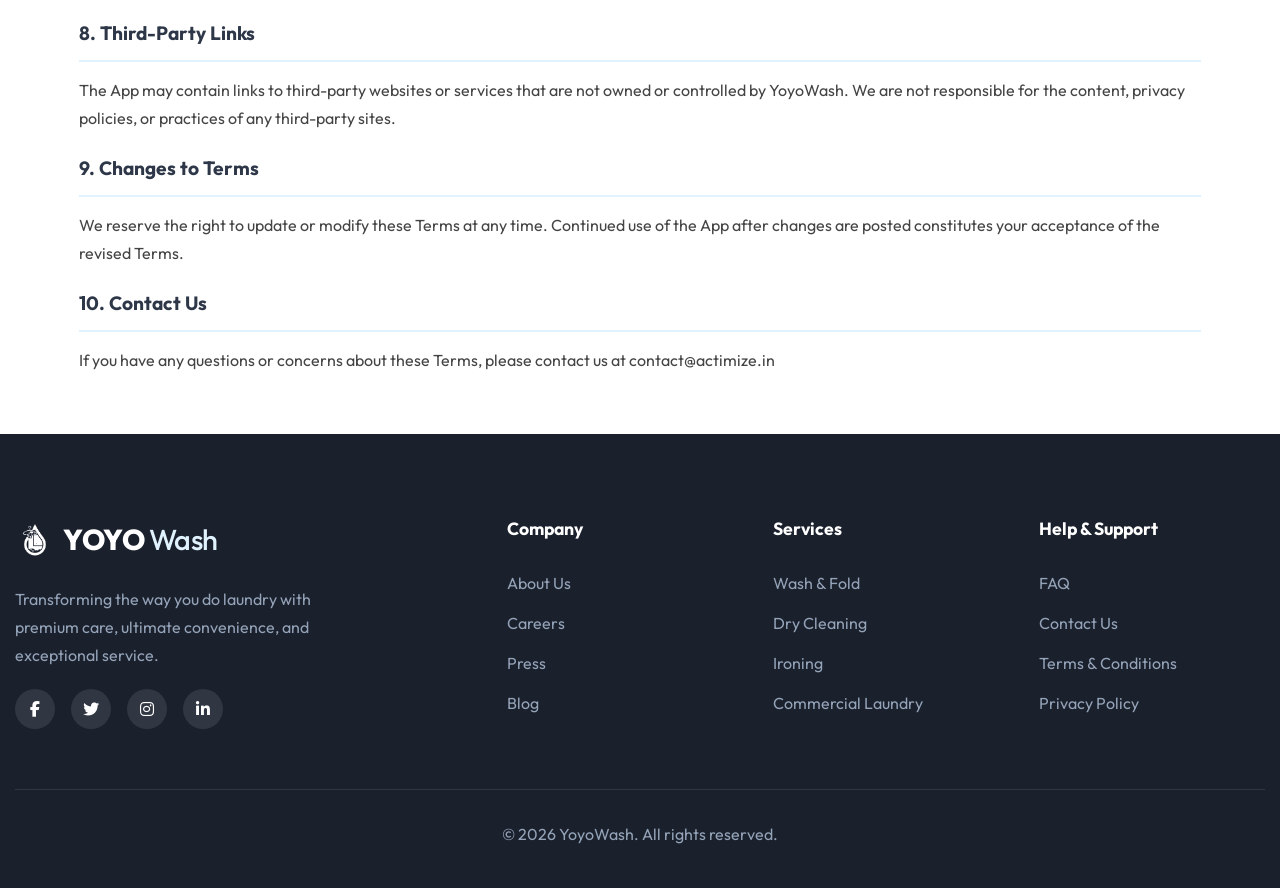
<file: terms.html>
<!DOCTYPE html>
<html lang="en">
<head>
  <meta charset="UTF-8" />
  <meta name="viewport" content="width=device-width, initial-scale=1" />
  <title>Terms &amp; Conditions</title>
  <link rel="preconnect" href="https://fonts.googleapis.com" />
  <link rel="preconnect" href="https://fonts.gstatic.com" crossorigin />
  <link href="https://fonts.googleapis.com/css2?family=Outfit:wght@300;400;500;600;700;800&display=swap" rel="stylesheet">
  <link href="https://fonts.googleapis.com/css2?family=Manrope:wght@400;700&display=swap" rel="stylesheet" />
  <link rel="stylesheet" href="style.css">
  <link rel="stylesheet" href="https://cdnjs.cloudflare.com/ajax/libs/font-awesome/6.4.0/css/all.min.css">
  <style>
    :root {
      --primary: #163A5B;
      --secondary: #F59E0B;
      --dark: #2D3748;
      --shadow: 0 6px 32px 0 rgba(22, 58, 91, 0.15), 0 1.5px 8px 0 rgba(22, 58, 91, 0.05);
      --gradient2: linear-gradient(180deg, #163A5B 0%, #0F2840 100%);
    }
    html { scroll-behavior: smooth; }
    body {
      margin: 0;
      font-family: var(--font-family, "Outfit", sans-serif);
      background: #fff;
      color: var(--dark);
      min-height: 100vh;
      line-height: 1.75;
    }
    .container {
      width: 100%;
      max-width: 1350px;
      margin: auto;
      padding: 0 15px;
      box-sizing: border-box;
    }
    main { padding: 10px 5vw 40px; }

    /* Tabs */
    .tabs { border-bottom: 2px solid #E0F2FE; margin-bottom: 20px; }
    .tab-btn {
      background: none;
      border: none;
      border-bottom: 3px solid transparent;
      padding: 12px 20px;
      font-size: 1rem;
      font-weight: 600;
      color: #666;
      cursor: pointer;
      text-decoration: none;
      display: inline-block;
      transition: color 0.2s;
      user-select: none;
      margin-bottom: -2px;
    }
    .tab-btn.active {
      color: var(--primary);
      border-bottom: 3px solid var(--primary);
    }
    .tab-btn:hover { color: var(--secondary); }

    @media (max-width: 600px) {
      .tabs { display: flex; margin-bottom: 10px; }
      .tab-btn { font-size: 14px; padding: 10px 14px; }
    }

    /* Content */
    .terms-header {
      display: flex;
      flex-direction: column;
      align-items: flex-start;
      border-bottom: 2px solid #E0F2FE;
    }
    .terms-title { font-size: 1.5rem; font-weight: 600; color: var(--text-dark); }
    .last-updated { font-size: 0.8rem; color: #777; }

    .table-of-contents h3 { font-size: 1.2rem; margin-bottom: 15px; color: #24292f; }
    .table-of-contents ol { list-style-type: decimal; padding-left: 20px; margin: 0; }
    .table-of-contents li { margin: 8px 0; }
    .table-of-contents a { color: var(--primary); text-decoration: underline; font-weight: 600; }
    .table-of-contents a:hover { color: var(--secondary); }

    .section { margin: 20px 0; padding: 0 !important; }
    .section h2 {
      font-size: 1.2rem;
      font-weight: bold;
      color: var(--text-dark);
      margin-bottom: 15px;
      border-bottom: 2px solid #E0F2FE;
      padding-bottom: 10px;
    }
    .section p { line-height: 1.7; color: #444; margin: 15px 0; }

    /* Back to top */
    .back-to-top {
      position: fixed;
      bottom: 34px;
      right: 35px;
      background: var(--primary);
      color: #fff;
      border: none;
      border-radius: 50%;
      width: 46px;
      height: 46px;
      box-shadow: var(--shadow);
      cursor: pointer;
      z-index: 1001;
      font-size: 1.5rem;
      display: flex;
      align-items: center;
      justify-content: center;
      transition: transform 0.15s;
      user-select: none;
    }
    .back-to-top:hover {
      transform: translateY(-3px) scale(1.06);
      box-shadow: 0 5px 22px 0 rgba(243, 94, 176, 0.18);
    }
  </style>
</head>
<body style="padding-top: 100px;">
  <!-- Navigation -->
  <nav class="navbar scrolled">
      <div class="container nav-container">
          <a href="yoyowash.html" class="logo">
              <img src="assets/yoyowash_logo.png" alt="YOYO Wash Logo" style="height: 40px; width: auto; margin-right: 8px;">
              <span class="logo-text" style="color: var(--primary-color);">YOYO <span style="font-weight: 500; color: var(--text-dark);">Wash</span></span>
          </a>
          
          <ul class="nav-links">
              <li><a href="yoyowash.html">Home</a></li>
              <li><a href="yoyowash.html#services">Services</a></li>
              <li><a href="yoyowash.html#how-it-works">How It Works</a></li>
          </ul>

          <div class="nav-actions">
              <a href="#" class="btn btn-primary">
                  <i class="fab fa-google-play" style="margin-right: 6px;"></i> Download App
              </a>
          </div>

          <button class="mobile-menu-btn">
              <i class="fas fa-bars"></i>
          </button>
      </div>
  </nav>

  <div class="container">
  <main>
    <!-- Tab Navigation: Terms is active, Privacy links to /privacy -->
    <div class="tabs">
      <a href="privacy.html" class="tab-btn">Privacy Policy</a>
      <a href="terms.html" class="tab-btn active">Terms &amp; Conditions</a>
    </div>

    <div class="terms-header">
      <span class="terms-title">Terms & Conditions</span>
      <span class="last-updated">Last updated: 20/04/2026</span>
    </div>

    <div class="table-of-contents">
      <h3>Table of Contents:</h3>
      <ol>
        <li><a href="#introduction">Introduction</a></li>
        <li><a href="#acceptance">Acceptance of Terms</a></li>
        <li><a href="#user-accounts">User Accounts</a></li>
        <li><a href="#use-of-app">Use of the App</a></li>
        <li><a href="#intellectual-property">Intellectual Property</a></li>
        <li><a href="#termination">Termination</a></li>
        <li><a href="#limitation-liability">Limitation of Liability</a></li>
        <li><a href="#third-party-links">Third-Party Links</a></li>
        <li><a href="#changes-to-terms">Changes to Terms</a></li>
        <li><a href="#contact-us">Contact Us</a></li>
      </ol>
    </div>

    <div class="section" id="introduction">
      <h2>1. Introduction</h2>
      <p>Welcome to YoyoWash! These Terms and Conditions (“Terms”) govern your use of our mobile application (“App”). By accessing or using the App, you agree to be bound by these Terms.</p>
    </div>

    <div class="section" id="acceptance">
      <h2>2. Acceptance of Terms</h2>
      <p>By downloading, installing, or using the App, you acknowledge that you have read, understood, and agree to be bound by these Terms. If you do not agree, please uninstall and discontinue use.</p>
    </div>

    <div class="section" id="user-accounts">
      <h2>3. User Accounts</h2>
      <p>To access certain features, you may be required to create an account. You are responsible for maintaining the confidentiality of your account and password and for all activities that occur under your account.</p>
    </div>

    <div class="section" id="use-of-app">
      <h2>4. Use of the App</h2>
      <p>You agree to use the App only for lawful purposes and in accordance with these Terms. You may not use the App to engage in any harmful, illegal, or unauthorized activity.</p>
    </div>

    <div class="section" id="intellectual-property">
      <h2>5. Intellectual Property</h2>
      <p>All content, trademarks, and intellectual property within the App are owned by YoyoWash or its licensors. You may not copy, reproduce, or distribute any part of the App without our permission.</p>
    </div>

    <div class="section" id="termination">
      <h2>6. Termination</h2>
      <p>We may suspend or terminate your access to the App at any time, without prior notice or liability, for any reason whatsoever, including if you breach the Terms.</p>
    </div>

    <div class="section" id="limitation-liability">
      <h2>7. Limitation of Liability</h2>
      <p>YoyoWash is provided “as is” and without warranties of any kind. We do not guarantee that the App will be error-free or uninterrupted. In no event shall we be liable for any damages arising from your use of the App.</p>
    </div>

    <div class="section" id="third-party-links">
      <h2>8. Third-Party Links</h2>
      <p>The App may contain links to third-party websites or services that are not owned or controlled by YoyoWash. We are not responsible for the content, privacy policies, or practices of any third-party sites.</p>
    </div>

    <div class="section" id="changes-to-terms">
      <h2>9. Changes to Terms</h2>
      <p>We reserve the right to update or modify these Terms at any time. Continued use of the App after changes are posted constitutes your acceptance of the revised Terms.</p>
    </div>

    <div class="section" id="contact-us">
      <h2>10. Contact Us</h2>
      <p>If you have any questions or concerns about these Terms, please contact us at <a href="mailto:contact@actimize.in">contact@actimize.in</a></p>
    </div>
  </main>
  </div>

  <button class="back-to-top" onclick="window.scrollTo({top:0,behavior:'smooth'})" title="Back to top">↑</button>

  <!-- Footer -->
  <footer class="footer">
      <div class="container">
          <div class="footer-grid">
              <div class="footer-brand">
                  <a href="yoyowash.html" class="logo">
                      <img src="assets/yoyowash_logo.png" alt="YOYO Wash Logo" style="height: 40px; width: auto; margin-right: 8px; filter: brightness(0) invert(1);">
                      <span class="logo-text" style="color: white;">YOYO <span style="font-weight: 500; color: #E0F2FE;">Wash</span></span>
                  </a>
                  <p>Transforming the way you do laundry with premium care, ultimate convenience, and exceptional service.</p>
                  <div class="social-links">
                      <a href="#"><i class="fab fa-facebook-f"></i></a>
                      <a href="#"><i class="fab fa-twitter"></i></a>
                      <a href="#"><i class="fab fa-instagram"></i></a>
                      <a href="#"><i class="fab fa-linkedin-in"></i></a>
                  </div>
              </div>

              <div class="footer-links-group">
                  <h4>Company</h4>
                  <ul class="footer-links">
                      <li><a href="#">About Us</a></li>
                      <li><a href="#">Careers</a></li>
                      <li><a href="#">Press</a></li>
                      <li><a href="#">Blog</a></li>
                  </ul>
              </div>

              <div class="footer-links-group">
                  <h4>Services</h4>
                  <ul class="footer-links">
                      <li><a href="yoyowash.html#services">Wash & Fold</a></li>
                      <li><a href="yoyowash.html#services">Dry Cleaning</a></li>
                      <li><a href="yoyowash.html#services">Ironing</a></li>
                      <li><a href="#">Commercial Laundry</a></li>
                  </ul>
              </div>

              <div class="footer-links-group">
                  <h4>Help & Support</h4>
                  <ul class="footer-links">
                      <li><a href="#">FAQ</a></li>
                      <li><a href="#">Contact Us</a></li>
                      <li><a href="terms.html">Terms & Conditions</a></li>
                      <li><a href="privacy.html">Privacy Policy</a></li>
                  </ul>
              </div>
          </div>
          
          <div class="footer-bottom">
              <p>&copy; 2026 YoyoWash. All rights reserved.</p>
          </div>
      </div>
  </footer>

  <script>
    // Smooth scroll for TOC anchor links
    document.querySelectorAll('a[href^="#"]').forEach(anchor => {
      anchor.addEventListener('click', function (e) {
        const targetId = this.getAttribute('href').substring(1);
        const targetEl = document.getElementById(targetId);
        if (targetEl) {
          e.preventDefault();
          const y = targetEl.getBoundingClientRect().top + window.pageYOffset - 20;
          window.scrollTo({ top: y, behavior: 'smooth' });
        }
      });
    });
  </script>
</body>
</html>
</file>
<file: style.css>
/* 
 * YoyoWash | Premium Laundry & Dry Cleaning Services
 * Main Stylesheet
 */

/* ==========================================================================
   Variables & Theme
   ========================================================================== */
   :root {
    /* Colors */
    --primary-color: #163A5B; /* Dark Navy/Teal from buttons */
    --primary-light: #E0F2FE; /* Light Blue from splash screen */
    --primary-dark: #0F2840; /* Darker Navy */
    
    --secondary-color: #38BDF8; /* Sky Blue */
    --accent-color: #F59E0B; /* Amber/Orange */
    
    --text-dark: #2D3748;
    --text-gray: #718096;
    --text-light: #A0AEC0;
    
    --bg-white: #FFFFFF;
    --bg-light: #F7FAFC;
    --bg-dark: #1A202C;
    
    --border-color: #E2E8F0;
    
    /* Typography */
    --font-family: 'Outfit', -apple-system, BlinkMacSystemFont, "Segoe UI", Roboto, Helvetica, Arial, sans-serif;
    
    /* Shadows */
    --shadow-sm: 0 2px 4px rgba(0,0,0,0.05);
    --shadow-md: 0 4px 6px -1px rgba(0,0,0,0.1), 0 2px 4px -1px rgba(0,0,0,0.06);
    --shadow-lg: 0 10px 15px -3px rgba(0,0,0,0.1), 0 4px 6px -2px rgba(0,0,0,0.05);
    --shadow-xl: 0 20px 25px -5px rgba(0,0,0,0.1), 0 10px 10px -5px rgba(0,0,0,0.04);
    --shadow-glow: 0 0 20px rgba(10, 102, 194, 0.3);
    
    /* Border Radius */
    --radius-sm: 8px;
    --radius-md: 12px;
    --radius-lg: 20px;
    --radius-full: 9999px;
    
    /* Transitions */
    --transition-fast: 0.2s ease;
    --transition-normal: 0.3s ease;
    --transition-slow: 0.5s ease;
}

/* ==========================================================================
   Reset & Base Styles
   ========================================================================== */
* {
    margin: 0;
    padding: 0;
    box-sizing: border-box;
}

html {
    scroll-behavior: smooth;
}

body {
    font-family: var(--font-family);
    color: var(--text-dark);
    background-color: var(--bg-white);
    line-height: 1.6;
    overflow-x: hidden;
}

a {
    text-decoration: none;
    color: inherit;
    transition: color var(--transition-fast);
}

ul {
    list-style: none;
}

img {
    max-width: 100%;
    height: auto;
    display: block;
}

.container {
    width: 100%;
    max-width: 1200px;
    margin: 0 auto;
    padding: 0 24px;
}

.section {
    padding: 100px 0;
}

.bg-light {
    background-color: var(--bg-light);
}

.highlight {
    color: var(--primary-color);
}

.highlight-text {
    background: linear-gradient(135deg, var(--primary-color), var(--secondary-color));
    -webkit-background-clip: text;
    -webkit-text-fill-color: transparent;
    background-clip: text;
}

/* ==========================================================================
   Buttons
   ========================================================================== */
.btn {
    display: inline-block;
    padding: 12px 24px;
    border-radius: var(--radius-sm);
    font-weight: 600;
    font-size: 1rem;
    text-align: center;
    cursor: pointer;
    transition: all var(--transition-normal);
    border: none;
}

.btn-primary {
    background: linear-gradient(135deg, var(--primary-color), #147BE8);
    color: white;
    box-shadow: var(--shadow-md);
}

.btn-primary:hover {
    transform: translateY(-2px);
    box-shadow: var(--shadow-lg), var(--shadow-glow);
    color: white;
}

.btn-secondary {
    background-color: white;
    color: var(--text-dark);
    box-shadow: var(--shadow-sm);
    border: 1px solid var(--border-color);
}

.btn-secondary:hover {
    transform: translateY(-2px);
    box-shadow: var(--shadow-md);
    border-color: var(--primary-color);
    color: var(--primary-color);
}

.btn-outline {
    background-color: transparent;
    color: var(--primary-color);
    border: 2px solid var(--primary-color);
}

.btn-outline:hover {
    background-color: var(--primary-light);
}

.btn-large {
    padding: 16px 32px;
    font-size: 1.1rem;
}

/* ==========================================================================
   Navigation
   ========================================================================== */
.navbar {
    position: fixed;
    top: 0;
    left: 0;
    width: 100%;
    background-color: rgba(255, 255, 255, 0.9);
    backdrop-filter: blur(10px);
    -webkit-backdrop-filter: blur(10px);
    z-index: 1000;
    transition: all var(--transition-normal);
    padding: 20px 0;
}

.navbar.scrolled {
    padding: 15px 0;
    box-shadow: var(--shadow-sm);
    background-color: rgba(255, 255, 255, 0.98);
}

.nav-container {
    display: flex;
    justify-content: space-between;
    align-items: center;
}

.logo {
    display: flex;
    align-items: center;
}

.logo-text {
    font-size: 1.8rem;
    font-weight: 800;
    letter-spacing: -0.5px;
}

.nav-links {
    display: flex;
    gap: 32px;
}

.nav-links a {
    font-weight: 500;
    color: var(--text-gray);
    position: relative;
}

.nav-links a:hover, .nav-links a.active {
    color: var(--primary-color);
}

.nav-links a::after {
    content: '';
    position: absolute;
    bottom: -4px;
    left: 0;
    width: 0;
    height: 2px;
    background-color: var(--primary-color);
    transition: width var(--transition-normal);
}

.nav-links a:hover::after, .nav-links a.active::after {
    width: 100%;
}

.nav-actions {
    display: flex;
    gap: 16px;
    align-items: center;
}

.mobile-menu-btn {
    display: none;
    font-size: 1.5rem;
    background: none;
    border: none;
    color: var(--text-dark);
    cursor: pointer;
}

/* ==========================================================================
   Hero Section
   ========================================================================== */
.hero {
    padding: 160px 0 80px;
    min-height: 100vh;
    display: flex;
    align-items: center;
    background: radial-gradient(circle at 100% 0%, var(--primary-light) 0%, white 50%);
    overflow: hidden;
}

.hero-container {
    display: grid;
    grid-template-columns: 1fr 1fr;
    gap: 60px;
    align-items: center;
}

.hero-content {
    max-width: 600px;
}

.badge {
    display: inline-block;
    padding: 8px 16px;
    background-color: var(--primary-light);
    color: var(--primary-color);
    border-radius: var(--radius-sm);
    font-weight: 600;
    font-size: 0.9rem;
    margin-bottom: 24px;
    border: 1px solid rgba(22, 58, 91, 0.1);
}

.hero-title {
    font-size: 4rem;
    line-height: 1.1;
    font-weight: 800;
    margin-bottom: 24px;
    letter-spacing: -1px;
}

.hero-subtitle {
    font-size: 1.2rem;
    color: var(--text-gray);
    margin-bottom: 40px;
}

.hero-buttons {
    display: flex;
    gap: 16px;
    margin-bottom: 60px;
}

.hero-stats {
    display: flex;
    align-items: center;
    gap: 30px;
}

.stat-item {
    display: flex;
    flex-direction: column;
}

.stat-number {
    font-size: 1.8rem;
    font-weight: 700;
    color: var(--text-dark);
}

.stat-label {
    font-size: 0.9rem;
    color: var(--text-gray);
}

.stat-divider {
    width: 1px;
    height: 40px;
    background-color: var(--border-color);
}

.hero-image-wrapper {
    position: relative;
}

.hero-image-backdrop {
    position: absolute;
    top: 50%;
    left: 50%;
    transform: translate(-50%, -50%);
    width: 120%;
    height: 120%;
    background: radial-gradient(circle, var(--primary-light) 0%, transparent 70%);
    z-index: -1;
}

.hero-image {
    border-radius: var(--radius-lg);
    box-shadow: var(--shadow-xl);
    animation: float 6s ease-in-out infinite;
}

.floating-card {
    position: absolute;
    background: white;
    padding: 16px;
    border-radius: var(--radius-md);
    box-shadow: var(--shadow-lg);
    display: flex;
    align-items: center;
    gap: 16px;
    animation: float 5s ease-in-out infinite reverse;
}

.floating-card-1 {
    bottom: -20px;
    left: -40px;
}

.floating-card strong {
    display: block;
    font-size: 0.95rem;
}

.floating-card span {
    font-size: 0.85rem;
    color: var(--text-gray);
}

.icon-circle {
    width: 40px;
    height: 40px;
    border-radius: 50%;
    background-color: #10B981;
    color: white;
    display: flex;
    align-items: center;
    justify-content: center;
    font-size: 1.2rem;
}

@keyframes float {
    0% { transform: translateY(0px); }
    50% { transform: translateY(-15px); }
    100% { transform: translateY(0px); }
}

/* ==========================================================================
   Section Headers
   ========================================================================== */
.section-header {
    text-align: center;
    max-width: 600px;
    margin: 0 auto 60px;
}

.section-header h2 {
    font-size: 2.5rem;
    font-weight: 700;
    margin-bottom: 16px;
}

.section-header p {
    color: var(--text-gray);
    font-size: 1.1rem;
}

/* ==========================================================================
   Services Section
   ========================================================================== */
.services-grid {
    display: grid;
    grid-template-columns: repeat(auto-fit, minmax(320px, 1fr));
    gap: 30px;
}

.service-card {
    background: white;
    border-radius: var(--radius-lg);
    overflow: hidden;
    box-shadow: var(--shadow-md);
    transition: all var(--transition-normal);
    border: 1px solid var(--border-color);
}

.service-card:hover {
    transform: translateY(-10px);
    box-shadow: var(--shadow-xl);
    border-color: var(--primary-light);
}

.service-image {
    height: 240px;
    background-color: var(--bg-light);
    display: flex;
    align-items: center;
    justify-content: center;
    overflow: hidden;
}

.service-image img {
    width: 100%;
    height: 100%;
    object-fit: cover;
    transition: transform var(--transition-normal);
}

.service-card:hover .service-image img {
    transform: scale(1.05);
}

.service-content {
    padding: 30px;
}

.service-content h3 {
    font-size: 1.5rem;
    margin-bottom: 12px;
}

.service-content p {
    color: var(--text-gray);
    margin-bottom: 24px;
}

.service-link {
    color: var(--primary-color);
    font-weight: 600;
    display: inline-flex;
    align-items: center;
    gap: 8px;
}

.service-link:hover {
    color: var(--primary-dark);
}

.service-link i {
    transition: transform var(--transition-fast);
}

.service-link:hover i {
    transform: translateX(4px);
}

/* ==========================================================================
   How It Works Section
   ========================================================================== */
.steps-container {
    display: flex;
    justify-content: space-between;
    position: relative;
    padding-top: 40px;
}

.step-card {
    text-align: center;
    width: 22%;
    position: relative;
    z-index: 2;
}

.step-number {
    position: absolute;
    top: -40px;
    left: 50%;
    transform: translateX(-50%);
    font-size: 4rem;
    font-weight: 800;
    color: rgba(10, 102, 194, 0.05);
    z-index: -1;
}

.step-icon {
    width: 80px;
    height: 80px;
    background: white;
    border-radius: 50%;
    display: flex;
    align-items: center;
    justify-content: center;
    font-size: 2rem;
    color: var(--primary-color);
    box-shadow: var(--shadow-md);
    margin: 0 auto 24px;
    position: relative;
}

.step-card h3 {
    font-size: 1.25rem;
    margin-bottom: 12px;
}

.step-card p {
    color: var(--text-gray);
    font-size: 0.95rem;
}

.step-connector {
    flex-grow: 1;
    height: 2px;
    background-color: var(--border-color);
    position: relative;
    top: 40px;
    margin: 0 10px;
    z-index: 1;
}

.step-connector::after {
    content: '';
    position: absolute;
    top: -4px;
    right: 0;
    width: 10px;
    height: 10px;
    border-top: 2px solid var(--border-color);
    border-right: 2px solid var(--border-color);
    transform: rotate(45deg);
}

/* ==========================================================================
   CTA Section
   ========================================================================== */
.cta-card {
    background: linear-gradient(135deg, var(--primary-color), var(--primary-dark));
    border-radius: var(--radius-lg);
    padding: 60px;
    color: white;
    text-align: center;
    position: relative;
    overflow: hidden;
    box-shadow: var(--shadow-xl);
}

.cta-card::before {
    content: '';
    position: absolute;
    top: 0;
    left: 0;
    width: 100%;
    height: 100%;
    background-image: url('[data-uri]');
    opacity: 0.5;
}

.cta-content {
    position: relative;
    z-index: 2;
    max-width: 600px;
    margin: 0 auto;
}

.cta-content h2 {
    font-size: 2.5rem;
    font-weight: 700;
    margin-bottom: 16px;
}

.cta-content p {
    font-size: 1.1rem;
    margin-bottom: 40px;
    opacity: 0.9;
}

.app-buttons {
    display: flex;
    justify-content: center;
    gap: 20px;
}

.app-btn {
    display: flex;
    align-items: center;
    gap: 12px;
    background: white;
    color: var(--text-dark);
    padding: 12px 24px;
    border-radius: var(--radius-sm);
    transition: transform var(--transition-fast);
}

.app-btn:hover {
    transform: translateY(-3px);
    color: var(--text-dark);
}

.app-btn i {
    font-size: 2rem;
}

.app-btn-text {
    text-align: left;
}

.app-btn-text span {
    display: block;
    font-size: 0.7rem;
    text-transform: uppercase;
}

.app-btn-text strong {
    display: block;
    font-size: 1.1rem;
    font-weight: 700;
}

/* ==========================================================================
   Footer
   ========================================================================== */
.footer {
    background-color: var(--bg-dark);
    color: white;
    padding: 80px 0 40px;
}

.footer-grid {
    display: grid;
    grid-template-columns: 2fr 1fr 1fr 1fr;
    gap: 40px;
    margin-bottom: 60px;
}

.footer-brand p {
    color: #94A3B8;
    margin: 20px 0;
    max-width: 300px;
}

.social-links {
    display: flex;
    gap: 16px;
}

.social-links a {
    width: 40px;
    height: 40px;
    border-radius: 50%;
    background-color: rgba(255, 255, 255, 0.1);
    display: flex;
    align-items: center;
    justify-content: center;
    transition: all var(--transition-fast);
}

.social-links a:hover {
    background-color: var(--primary-color);
    transform: translateY(-3px);
}

.footer-links-group h4 {
    font-size: 1.1rem;
    margin-bottom: 24px;
}

.footer-links li {
    margin-bottom: 12px;
}

.footer-links a {
    color: #94A3B8;
}

.footer-links a:hover {
    color: white;
    padding-left: 5px;
}

.footer-bottom {
    text-align: center;
    padding-top: 30px;
    border-top: 1px solid rgba(255, 255, 255, 0.1);
    color: #94A3B8;
}

/* ==========================================================================
   Mobile Navigation Drawer
   ========================================================================== */
#menuBackdrop {
    display: none;
    position: fixed;
    inset: 0;
    background: rgba(0, 0, 0, 0.45);
    z-index: 998;
}
#menuBackdrop.show { display: block; }

#mobileNav {
    position: fixed;
    top: 0;
    right: 0;
    width: 280px;
    height: 100%;
    background: white;
    z-index: 999;
    padding: 84px 28px 40px;
    box-shadow: -6px 0 30px rgba(0, 0, 0, 0.12);
    transform: translateX(110%);
    transition: transform 0.3s ease;
    overflow-y: auto;
    display: flex;
    flex-direction: column;
}
#mobileNav.show { transform: translateX(0); }

#mobileNav ul {
    list-style: none;
    padding: 0;
    margin: 0 0 28px;
}
#mobileNav ul li a {
    display: block;
    padding: 15px 0;
    font-size: 1.05rem;
    font-weight: 500;
    color: var(--text-dark);
    border-bottom: 1px solid var(--border-color);
    transition: color var(--transition-fast);
}
#mobileNav ul li a:hover { color: var(--primary-color); }
#mobileNav .btn { text-align: center; display: block; }

/* ==========================================================================
   Responsive Design
   ========================================================================== */

/* Tablet */
@media (max-width: 1024px) {
    .hero-title { font-size: 3rem; }
    .hero-container { gap: 40px; }

    .steps-container {
        flex-direction: column;
        align-items: center;
        gap: 50px;
    }
    .step-card { width: 100%; max-width: 340px; }
    .step-connector { display: none; }

    .footer-grid { grid-template-columns: 1fr 1fr; }
    .cta-content h2 { font-size: 2rem; }
}

/* Mobile */
@media (max-width: 768px) {
    .container { padding: 0 16px; }

    .nav-links, .nav-actions { display: none; }
    .mobile-menu-btn { display: block; }

    .hero {
        padding: 100px 0 60px;
        min-height: auto;
    }
    .hero-container {
        grid-template-columns: 1fr;
        text-align: center;
        gap: 40px;
    }
    .hero-content { max-width: 100%; margin: 0 auto; }
    .hero-title { font-size: 2.5rem; }
    .hero-subtitle { font-size: 1rem; }
    .hero-buttons { justify-content: center; flex-wrap: wrap; }
    .hero-stats { justify-content: center; }
    .hero-image-wrapper { max-width: 420px; margin: 0 auto; }
    .floating-card { display: none; }

    .section { padding: 60px 0; }
    .section-header { margin-bottom: 40px; }
    .section-header h2 { font-size: 2rem; }
    .section-header p { font-size: 1rem; }

    .services-grid {
        grid-template-columns: 1fr;
        max-width: 480px;
        margin: 0 auto;
    }

    .cta-card { padding: 40px 20px; }
    .cta-content h2 { font-size: 1.8rem; }
    .app-buttons { flex-direction: column; align-items: center; }
    .app-btn { width: 100%; max-width: 260px; justify-content: center; }

    .footer { padding: 60px 0 30px; }
    .footer-grid {
        grid-template-columns: 1fr;
        text-align: center;
        margin-bottom: 40px;
    }
    .footer-brand p { margin: 20px auto; }
    .social-links { justify-content: center; }
    .footer-links { padding: 0; }
}

/* Small Mobile */
@media (max-width: 480px) {
    .hero-title { font-size: 2rem; letter-spacing: -0.5px; }
    .hero-buttons { flex-direction: column; align-items: center; }
    .hero-buttons .btn { width: 100%; max-width: 300px; }
    .hero-stats { flex-direction: column; gap: 12px; }
    .stat-divider { width: 40px; height: 1px; }
    .stat-number { font-size: 1.5rem; }

    .section { padding: 50px 0; }
    .section-header h2 { font-size: 1.75rem; }

    .badge { font-size: 0.8rem; padding: 6px 12px; }

    .cta-content h2 { font-size: 1.5rem; }
    .cta-content p { font-size: 1rem; }

    .logo-text { font-size: 1.4rem; }
}
</file>
